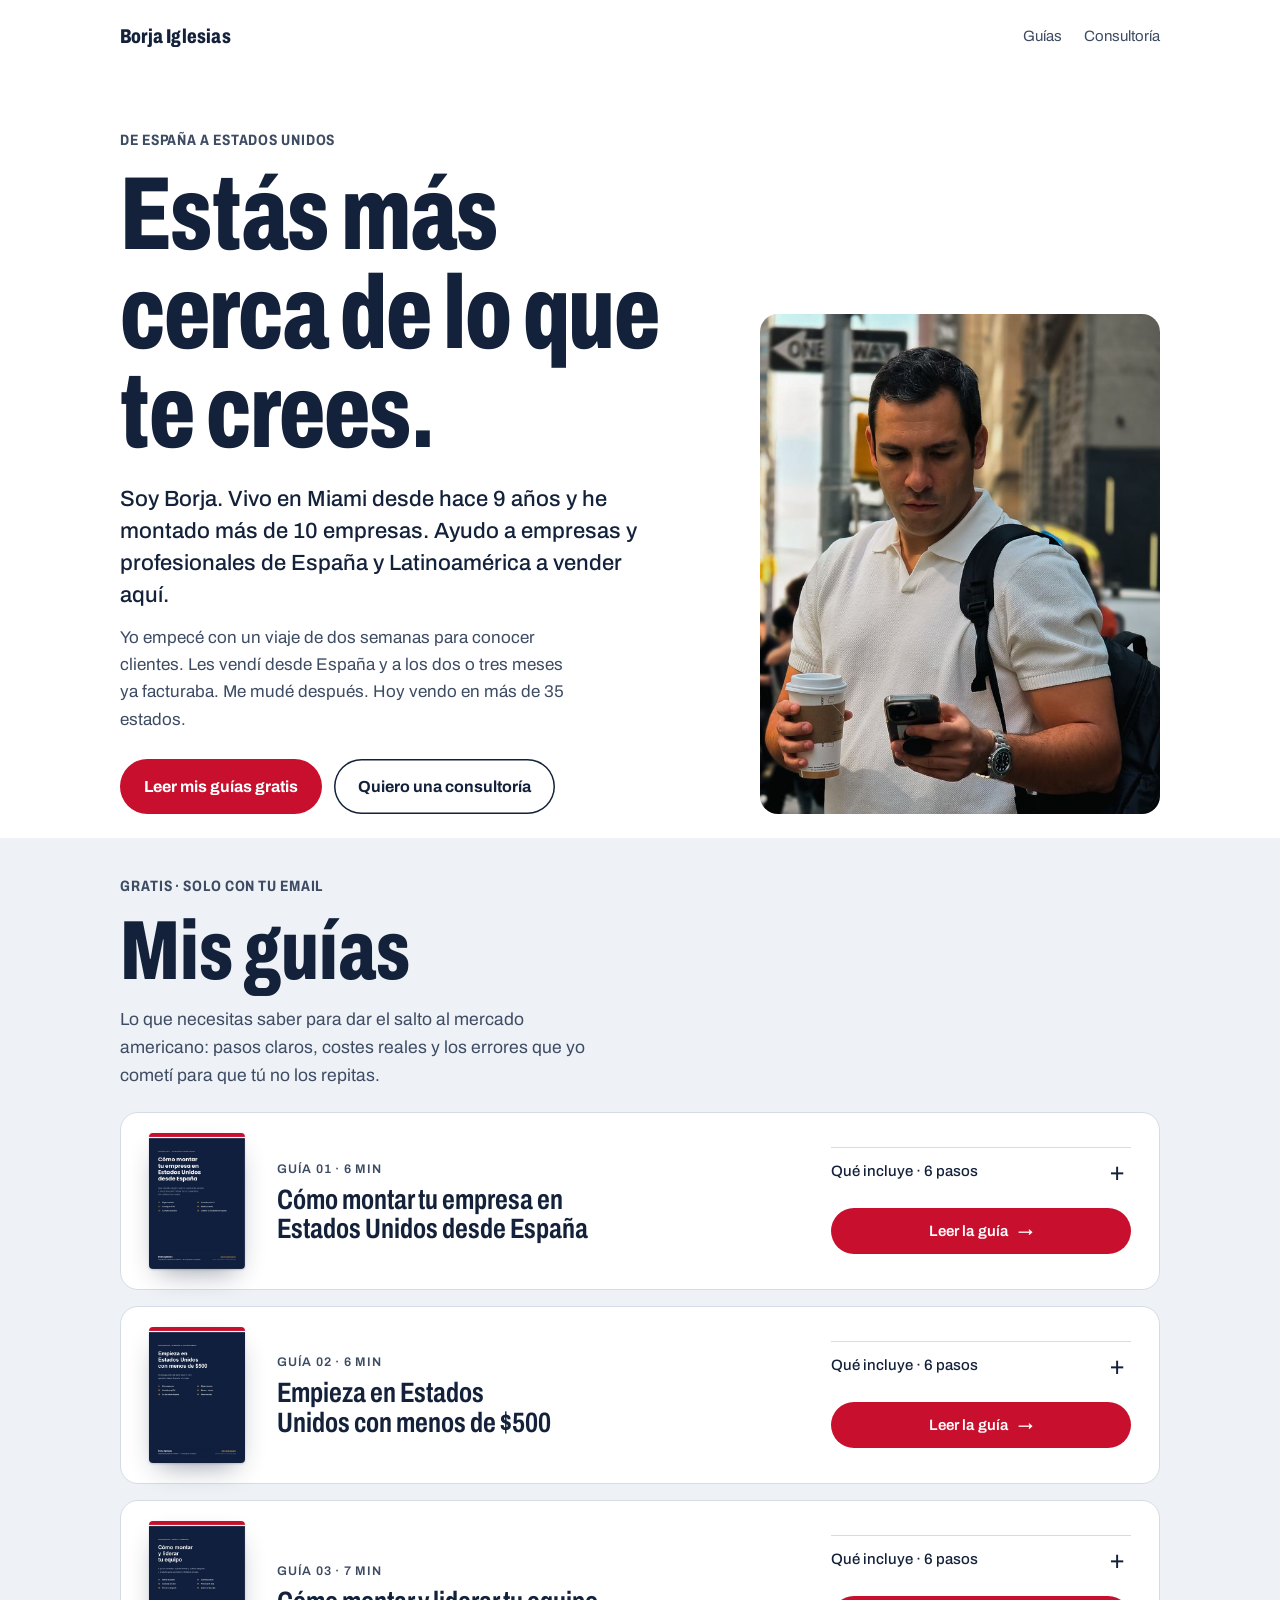
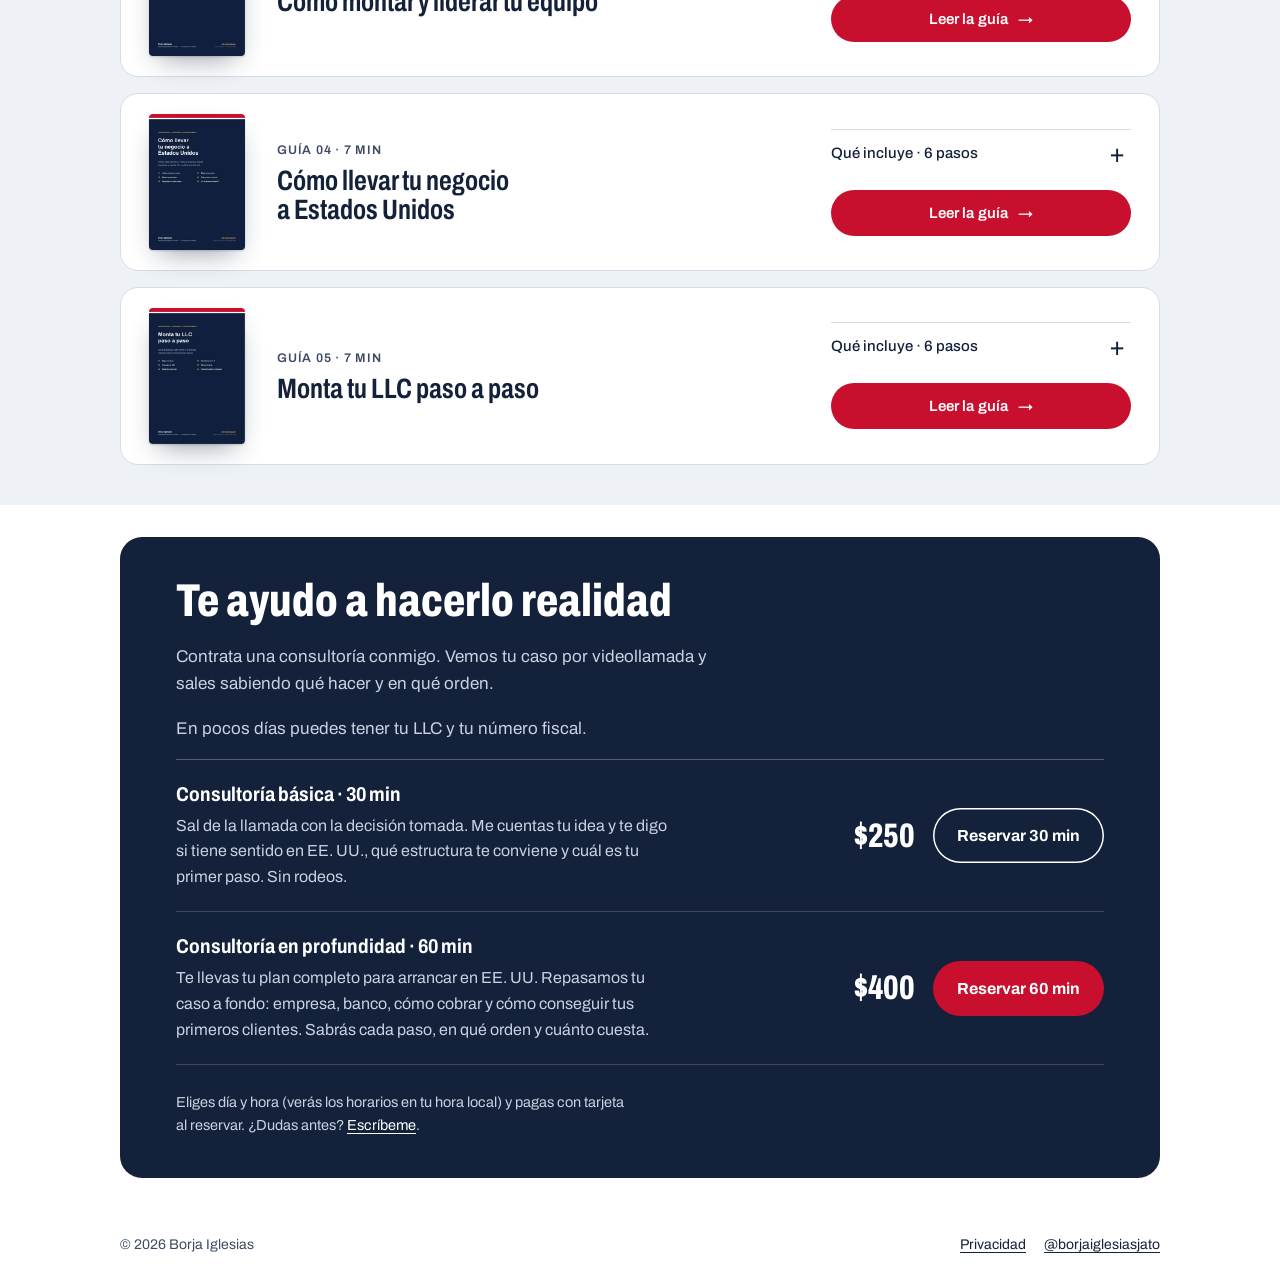
<file: index.html>
<!doctype html>
<html lang="es">
<head>
<meta charset="utf-8">
<meta name="viewport" content="width=device-width,initial-scale=1">
<title>Borja Iglesias · Te ayudo a vender en Estados Unidos</title>
<meta name="description" content="Vivo en Miami desde hace 9 años y he montado más de 10 empresas. Te ayudo a vender en Estados Unidos desde España o Latinoamérica.">
<link rel="canonical" href="https://borjaiglesiasjato.com/">
<meta property="og:type" content="website">
<meta property="og:locale" content="es_ES">
<meta property="og:site_name" content="Borja Iglesias">
<meta property="og:url" content="https://borjaiglesiasjato.com/">
<meta property="og:title" content="Borja Iglesias · Estás más cerca de lo que te crees">
<meta property="og:description" content="Mis guías gratuitas y consultorías 1 a 1 para llevar tu negocio a Estados Unidos.">
<meta property="og:image" content="https://borjaiglesiasjato.com/img/og-home.jpg">
<meta property="og:image:width" content="1200">
<meta property="og:image:height" content="630">
<meta property="og:image:alt" content="Borja Iglesias, empresario español en Estados Unidos">
<meta name="twitter:card" content="summary_large_image">
<meta name="theme-color" content="#13213a">
<link rel="icon" href="/favicon.svg" type="image/svg+xml">
<link rel="icon" href="/favicon-32.png" sizes="32x32" type="image/png">
<link rel="apple-touch-icon" href="/apple-touch-icon.png">
<link rel="preload" href="/fonts/archivo.woff" as="font" type="font/woff" crossorigin>
<link rel="stylesheet" href="/styles.css?v=20261028d">
</head>
<body>
<header class="wrap top">
  <a class="brand" href="/">Borja Iglesias</a>
  <nav><a href="#guias">Guías</a><a href="#sesion">Consultoría</a></nav>
</header>

<main>
  <div class="wrap hero">
    <div class="hero-text">
      <p class="kicker">De España a Estados Unidos</p>
      <h1>Estás más cerca de lo que te crees.</h1>
      <p class="lede">Soy Borja. Vivo en Miami desde hace 9 años y he montado más de 10 empresas. Ayudo a empresas y profesionales de España y Latinoamérica a vender aquí.</p>
      <p class="origin">Yo empecé con un viaje de dos semanas para conocer clientes. Les vendí desde España y a los dos o tres meses ya facturaba. Me mudé después. Hoy vendo en más de 35 estados.</p>
      <div class="actions">
        <a class="btn" href="#guias">Leer mis guías gratis</a>
        <a class="btn ghost" href="#sesion">Quiero una consultoría</a>
      </div>
    </div>
    <img class="portrait" src="/img/borja-640.jpg" srcset="/img/borja-640.jpg 640w, /img/borja-1000.jpg 1000w" sizes="(max-width: 820px) 100vw, 420px" width="640" height="800" alt="Borja Iglesias en la calle, con un café y el móvil">
  </div>

  <section id="guias" class="guides-sec">
    <div class="wrap">
      <p class="kicker">Gratis · solo con tu email</p>
      <h2>Mis guías</h2>
      <p class="intro">Lo que necesitas saber para dar el salto al mercado americano: pasos claros, costes reales y los errores que yo cometí para que tú no los repitas.</p>
      <ul class="guides">
        <li>
          <a class="g-cover-link" href="/guia-estados-llc" tabindex="-1" aria-hidden="true"><img class="g-cover" src="/img/portada-guia-estados-llc.jpg" width="640" height="905" alt="" loading="lazy"></a>
          <a class="g-head" href="/guia-estados-llc">
            <span class="g-meta">Guía 01 · 6 min</span>
            <h3>Cómo montar tu empresa en Estados Unidos desde España</h3>
          </a>
          <div class="g-more">
            <details class="g-toggle">
              <summary>Qué incluye · 6 pasos</summary>
              <ol class="g-steps">
                <li>Elige el estado</li><li>Constituye la LLC</li><li>Consigue el EIN</li>
                <li>Abre la cuenta</li><li>Cumple cada año</li><li>Ordena tu fiscalidad en España</li>
              </ol>
            </details>
            <a class="btn" href="/guia-estados-llc">Leer la guía <span aria-hidden="true">→</span></a>
          </div>
        </li>
        <li>
          <a class="g-cover-link" href="/guia-llc-menos-500" tabindex="-1" aria-hidden="true"><img class="g-cover" src="/img/portada-guia-llc-menos-500.jpg" width="640" height="905" alt="" loading="lazy"></a>
          <a class="g-head" href="/guia-llc-menos-500">
            <span class="g-meta">Guía 02 · 6 min</span>
            <h3>Empieza en Estados Unidos con menos de $500</h3>
          </a>
          <div class="g-more">
            <details class="g-toggle">
              <summary>Qué incluye · 6 pasos</summary>
              <ol class="g-steps">
                <li>El presupuesto, partida a partida</li><li>Elige el estado</li><li>Constituye la LLC y saca el EIN</li>
                <li>Banco y cobros</li><li>Lo que viene después</li><li>Abre mercado poco a poco</li>
              </ol>
            </details>
            <a class="btn" href="/guia-llc-menos-500">Leer la guía <span aria-hidden="true">→</span></a>
          </div>
        </li>
        <li>
          <a class="g-cover-link" href="/guia-montar-liderar-equipo" tabindex="-1" aria-hidden="true"><img class="g-cover" src="/img/portada-guia-montar-liderar-equipo.jpg" width="640" height="905" alt="" loading="lazy"></a>
          <a class="g-head" href="/guia-montar-liderar-equipo">
            <span class="g-meta">Guía 03 · 7 min</span>
            <h3>Cómo montar y liderar tu equipo</h3>
          </a>
          <div class="g-more">
            <details class="g-toggle">
              <summary>Qué incluye · 6 pasos</summary>
              <ol class="g-steps">
                <li>Define el puesto</li><li>Contrata actitud</li><li>Contratar en Estados Unidos</li>
                <li>Los primeros 90 días</li><li>Formar o despedir</li><li>Liderar el día a día</li>
              </ol>
            </details>
            <a class="btn" href="/guia-montar-liderar-equipo">Leer la guía <span aria-hidden="true">→</span></a>
          </div>
        </li>
        <li>
          <a class="g-cover-link" href="/guia-llevar-negocio-usa" tabindex="-1" aria-hidden="true"><img class="g-cover" src="/img/portada-guia-llevar-negocio-usa.jpg" width="640" height="905" alt="" loading="lazy"></a>
          <a class="g-head" href="/guia-llevar-negocio-usa">
            <span class="g-meta">Guía 04 · 7 min</span>
            <h3>Cómo llevar tu negocio a Estados Unidos</h3>
          </a>
          <div class="g-more">
            <details class="g-toggle">
              <summary>Qué incluye · 6 pasos</summary>
              <ol class="g-steps">
                <li>Valida antes de montar</li><li>Elige cómo entrar</li><li>Monta la estructura</li>
                <li>Cobra como un local</li><li>Impuestos en dos países</li><li>¿Y si quieres mudarte?</li>
              </ol>
            </details>
            <a class="btn" href="/guia-llevar-negocio-usa">Leer la guía <span aria-hidden="true">→</span></a>
          </div>
        </li>
        <li>
          <a class="g-cover-link" href="/guia-montar-llc" tabindex="-1" aria-hidden="true"><img class="g-cover" src="/img/portada-guia-montar-llc.jpg" width="640" height="905" alt="" loading="lazy"></a>
          <a class="g-head" href="/guia-montar-llc">
            <span class="g-meta">Guía 05 · 7 min</span>
            <h3>Monta tu LLC paso a paso</h3>
          </a>
          <div class="g-more">
            <details class="g-toggle">
              <summary>Qué incluye · 6 pasos</summary>
              <ol class="g-steps">
                <li>Elige el estado y el agente</li><li>Constituye la LLC</li><li>Consigue el EIN</li>
                <li>Abre la cuenta y cobra</li><li>Mantenla viva cada año</li><li>Ordena tu parte en España</li>
              </ol>
            </details>
            <a class="btn" href="/guia-montar-llc">Leer la guía <span aria-hidden="true">→</span></a>
          </div>
        </li>
      </ul>
    </div>
  </section>

  <section id="sesion">
    <div class="wrap">
      <div class="session">
        <h2>Te ayudo a hacerlo realidad</h2>
        <p>Contrata una consultoría conmigo. Vemos tu caso por videollamada y sales sabiendo qué hacer y en qué orden.</p>
        <p>En pocos días puedes tener tu LLC y tu número fiscal.</p>
        <ul class="plans">
          <li>
            <div><h3>Consultoría básica · 30 min</h3>
            <p>Sal de la llamada con la decisión tomada. Me cuentas tu idea y te digo si tiene sentido en EE. UU., qué estructura te conviene y cuál es tu primer paso. Sin rodeos.</p></div>
            <div class="buy"><b class="price">$250</b>
            <a class="btn ghost" data-book="30" href="https://cal.com/borjaiglesiasjato/consultoriabasica">Reservar 30 min</a></div>
          </li>
          <li>
            <div><h3>Consultoría en profundidad · 60 min</h3>
            <p>Te llevas tu plan completo para arrancar en EE. UU. Repasamos tu caso a fondo: empresa, banco, cómo cobrar y cómo conseguir tus primeros clientes. Sabrás cada paso, en qué orden y cuánto cuesta.</p></div>
            <div class="buy"><b class="price">$400</b>
            <a class="btn" data-book="60" href="https://cal.com/borjaiglesiasjato/consultoriaprofunda">Reservar 60 min</a></div>
          </li>
        </ul>
        <p class="fine">Eliges día y hora (verás los horarios en tu hora local) y pagas con tarjeta al reservar. ¿Dudas antes? <a href="https://ig.me/m/borjaiglesiasjato">Escríbeme</a>.</p>
      </div>
    </div>
  </section>
</main>

<footer>
  <div class="wrap"><span>© 2026 Borja Iglesias</span><span class="foot-links"><a href="/privacidad">Privacidad</a><a href="https://www.instagram.com/borjaiglesiasjato/">@borjaiglesiasjato</a></span></div>
</footer>
<script>
/* Ajusta la portada de cada guía al alto del título (solo móvil/tablet) */
(function(){var mq=matchMedia('(max-width:820px)');
function fit(){document.querySelectorAll('.guides > li').forEach(function(li){
  var h=li.querySelector('.g-head');if(!h)return;
  if(!mq.matches){li.style.removeProperty('--cov');return}
  li.style.setProperty('--cov','76px');
  for(var i=0;i<3;i++){var w=Math.min(innerWidth<480?92:120,Math.round(h.offsetHeight*640/905));li.style.setProperty('--cov',w+'px')}
})}
fit();addEventListener('resize',fit);if(document.fonts)document.fonts.ready.then(fit);})();
</script>
</body>
</html>
</file>
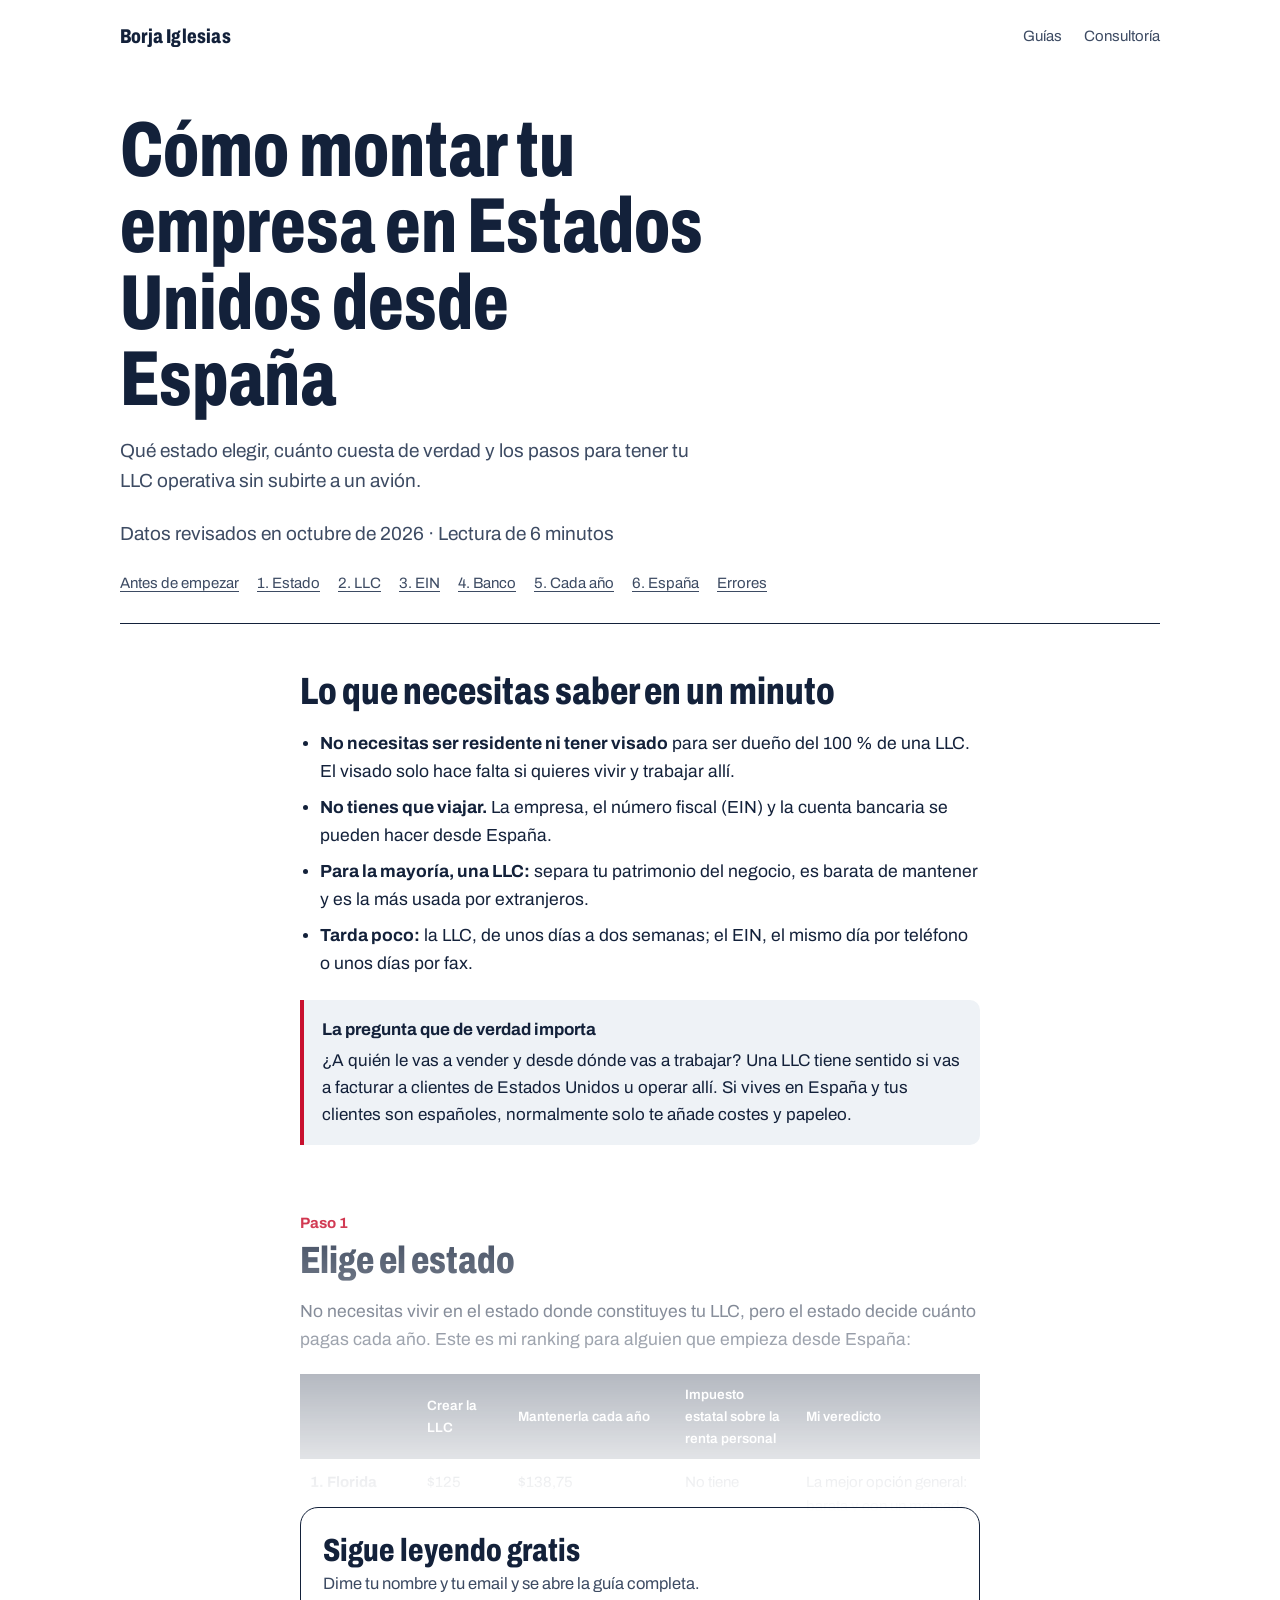
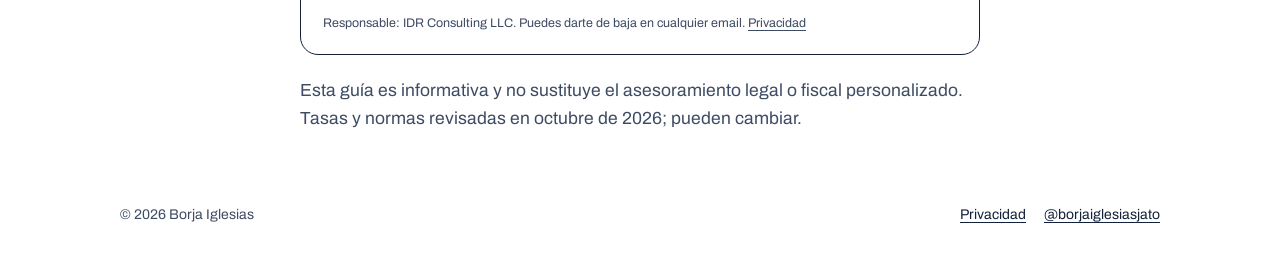
<file: guia-estados-llc.html>
<!doctype html>
<html lang="es">
<head>
<meta charset="utf-8">
<meta name="viewport" content="width=device-width,initial-scale=1">
<title>Cómo montar tu empresa en Estados Unidos desde España · Borja Iglesias</title>
<meta name="description" content="Qué estado elegir, cuánto cuesta de verdad y los pasos para tener tu LLC operativa sin subirte a un avión.">
<meta property="og:title" content="Cómo montar tu empresa en Estados Unidos desde España">
<meta property="og:description" content="Mi guía gratuita, con datos revisados en octubre de 2026.">
<link rel="canonical" href="https://borjaiglesiasjato.com/guia-estados-llc">
<meta property="og:type" content="article">
<meta property="og:locale" content="es_ES">
<meta property="og:site_name" content="Borja Iglesias">
<meta property="og:url" content="https://borjaiglesiasjato.com/guia-estados-llc">
<meta property="og:image" content="https://borjaiglesiasjato.com/img/og-guia-estados-llc.jpg">
<meta property="og:image:width" content="1200">
<meta property="og:image:height" content="630">
<meta property="og:image:alt" content="Guía gratuita: cómo montar tu empresa en Estados Unidos desde España">
<meta name="twitter:card" content="summary_large_image">
<meta name="theme-color" content="#13213a">
<link rel="icon" href="/favicon.svg" type="image/svg+xml">
<link rel="icon" href="/favicon-32.png" sizes="32x32" type="image/png">
<link rel="apple-touch-icon" href="/apple-touch-icon.png">
<link rel="preload" href="/fonts/archivo.woff" as="font" type="font/woff" crossorigin>
<link rel="stylesheet" href="/styles.css?v=20261028d">
<script>(function(){var k='bi_guias',ok=false;try{if(/[?&]acceso=1/.test(location.search))localStorage.setItem(k,'1');ok=localStorage.getItem(k)==='1'}catch(e){}if(!ok)document.documentElement.classList.add('gated')})();</script>
</head>
<body data-guia="estados-llc">
<header class="wrap top">
  <a class="brand" href="/">Borja Iglesias</a>
  <nav><a href="/#guias">Guías</a><a href="/#sesion">Consultoría</a></nav>
</header>

<main class="wrap">
  <div class="guide-head">
    <h1>Cómo montar tu empresa en Estados Unidos desde España</h1>
    <p>Qué estado elegir, cuánto cuesta de verdad y los pasos para tener tu LLC operativa sin subirte a un avión.</p>
    <p class="small">Datos revisados en octubre de 2026 · Lectura de 6 minutos</p>
    <nav class="toc" aria-label="Contenido">
      <a href="#antes">Antes de empezar</a><a href="#estado">1. Estado</a><a href="#llc">2. LLC</a><a href="#ein">3. EIN</a>
      <a href="#banco">4. Banco</a><a href="#anual">5. Cada año</a><a href="#espana">6. España</a><a href="#errores">Errores</a>
    </nav>
  </div>

  <article class="guide">
    <section id="antes">
      <h2>Lo que necesitas saber en un minuto</h2>
      <ul>
        <li><b>No necesitas ser residente ni tener visado</b> para ser dueño del 100 % de una LLC. El visado solo hace falta si quieres vivir y trabajar allí.</li>
        <li><b>No tienes que viajar.</b> La empresa, el número fiscal (EIN) y la cuenta bancaria se pueden hacer desde España.</li>
        <li><b>Para la mayoría, una LLC:</b> separa tu patrimonio del negocio, es barata de mantener y es la más usada por extranjeros.</li>
        <li><b>Tarda poco:</b> la LLC, de unos días a dos semanas; el EIN, el mismo día por teléfono o unos días por fax.</li>
      </ul>
      <div class="note"><b>La pregunta que de verdad importa</b>¿A quién le vas a vender y desde dónde vas a trabajar? Una LLC tiene sentido si vas a facturar a clientes de Estados Unidos u operar allí. Si vives en España y tus clientes son españoles, normalmente solo te añade costes y papeleo.</div>
    </section>


    <div id="resto" class="locked">


    <section id="estado">
      <span class="step">Paso 1</span>
      <h2>Elige el estado</h2>
      <p>No necesitas vivir en el estado donde constituyes tu LLC, pero el estado decide cuánto pagas cada año. Este es mi ranking para alguien que empieza desde España:</p>
      <div class="tbl"><table>
        <thead><tr><th></th><th>Crear la LLC</th><th>Mantenerla cada año</th><th>Impuesto estatal sobre la renta personal</th><th>Mi veredicto</th></tr></thead>
        <tbody>
          <tr><td>1. Florida</td><td>$125</td><td>$138,75</td><td>No tiene</td><td>La mejor opción general: barata y con un mercado hispano enorme.</td></tr>
          <tr><td>2. Texas</td><td>$300</td><td>Informe sin tasa; el franchise tax solo se paga por encima de 2,65 M$ de ingresos</td><td>No tiene</td><td>Excelente si vas a facturar mucho o tu mercado está allí.</td></tr>
          <tr><td>3. Nueva York</td><td>$200 + anuncio en prensa</td><td>$9 cada dos años</td><td>Sí, y en la ciudad hay impuesto municipal</td><td>Mercado potentísimo, pero caro: la publicación en Manhattan puede superar los $1.500.</td></tr>
          <tr><td>4. California</td><td>$70</td><td>$800 mínimo aunque no factures, más una tasa desde $250.000 de ingresos</td><td>Sí, hasta el 13,3 %</td><td>Solo si tu negocio está allí.</td></tr>
          <tr><td>5. Delaware</td><td>$110</td><td>$300</td><td>Solo si tienes ingresos de fuente en Delaware</td><td>Útil para startups que buscan inversores. Para la mayoría, no compensa.</td></tr>
        </tbody>
      </table></div>
      <p class="small">Tasas estatales oficiales. No incluyen el agente registrado (paso 2).</p>
      <div class="note"><b>Ojo con operar en otro estado</b>Si constituyes en un estado pero tienes oficina, empleados o almacén en otro, tendrás que registrarla también allí y pagar en los dos. Regla práctica: constituye donde vayas a operar. Si eres 100 % digital, Florida suele ser la mejor opción.</div>
    </section>

    <div class="mid-cta">
      <p>¿No tienes claro qué estado te conviene?</p>
      <a class="btn" href="/#sesion">Lo vemos en una consultoría <span aria-hidden="true">→</span></a>
    </div>

    <section id="llc">
      <span class="step">Paso 2</span>
      <h2>Constituye tu LLC</h2>
      <ul>
        <li><b>Un nombre disponible.</b> Compruébalo en el buscador del estado y añade “LLC” al final.</li>
        <li><b>Un agente registrado.</b> Obligatorio: alguien con dirección física en el estado que recibe las notificaciones oficiales. Suele costar entre $50 y $300 al año.</li>
        <li><b>Los Articles of Organization.</b> El formulario de constitución que presentas al estado.</li>
        <li><b>Un Operating Agreement.</b> El contrato interno de la LLC. No siempre es obligatorio, pero los bancos lo piden. Hazlo aunque seas socio único.</li>
      </ul>
      <div class="note"><b>Consejo</b>Pon como dirección de la LLC la del agente registrado o una comercial, nunca tu domicilio personal: los datos de constitución son públicos.</div>
    </section>

    <section id="ein">
      <span class="step">Paso 3</span>
      <h2>Consigue tu EIN</h2>
      <p>Es el número fiscal de tu empresa. Lo necesitas para el banco, para cobrar y para presentar impuestos. <b>Es gratis</b> y lo pides directamente al IRS.</p>
      <ul>
        <li><b>Por teléfono:</b> +1 267 941 1099, con el formulario SS-4 rellenado. Te lo asignan en la llamada.</li>
        <li><b>Por fax:</b> envías el SS-4 escribiendo “Foreign” en la casilla del SSN. Unos 4 o 5 días hábiles.</li>
        <li><b>Por correo:</b> de 4 a 6 semanas.</li>
      </ul>
      <p class="small">La solicitud online del IRS no sirve si no tienes SSN o ITIN. Primero constituye la LLC.</p>
    </section>

    <section id="banco">
      <span class="step">Paso 4</span>
      <h2>Abre la cuenta bancaria</h2>
      <ul>
        <li><b>Bancos digitales como Mercury, Relay o Wise Business:</b> suelen aceptar a fundadores no residentes y se abren online con los documentos de la LLC, el EIN y tu pasaporte.</li>
        <li><b>Bancos tradicionales:</b> normalmente piden ir a una oficina. Útiles cuando ya operas allí.</li>
        <li><b>Para cobrar:</b> Stripe o PayPal conectados a la cuenta de la LLC.</li>
      </ul>
      <div class="note"><b>Regla de oro</b>Nunca mezcles tu dinero personal con el de la LLC. La protección de tu patrimonio depende de que la empresa funcione como algo separado.</div>
    </section>

    <section id="anual">
      <span class="step">Paso 5</span>
      <h2>Cumple cada año</h2>
      <p>Tener la LLC parada no te libra de esto:</p>
      <div class="tbl"><table>
        <thead><tr><th>Obligación</th><th>Cuándo</th><th>Si no lo haces</th></tr></thead>
        <tbody>
          <tr><td>Informe anual del estado</td><td>Florida: del 1 de enero al 1 de mayo</td><td>Recargo de $400 y, si sigues sin presentarlo, el estado disuelve tu LLC</td></tr>
          <tr><td>Agente registrado</td><td>Cada año</td><td>Dejas de recibir notificaciones oficiales</td></tr>
          <tr><td>Formulario 5472 + 1120 pro forma</td><td>15 de abril (prorrogable al 15 de octubre)</td><td><b>Multa de $25.000</b> por formulario y año, aunque no hayas facturado</td></tr>
          <tr><td>Registro de titulares (BOI)</td><td>Hoy las LLC creadas en EE. UU. están exentas</td><td>Revísalo cada año: ha cambiado varias veces desde 2024</td></tr>
        </tbody>
      </table></div>
      <div class="note warn"><b>El error que más caro sale</b>El formulario 5472. Si eres extranjero y único socio, hay que presentarlo cada año aunque la LLC no haya ganado nada. Un contable que conozca las LLC de no residentes es la mejor inversión del primer año.</div>
    </section>

    <section id="espana">
      <span class="step">Paso 6</span>
      <h2>Ordena tu fiscalidad en España</h2>
      <ul>
        <li><b>Tributas donde eres residente fiscal.</b> Si vives en España, declaras aquí lo que ganas en el mundo, también lo de tu LLC.</li>
        <li><b>Una LLC de un solo socio no es como una SL.</b> En EE. UU. es transparente y su beneficio se atribuye al dueño. Si vives en España, lo normal es que acabe en tu IRPF aunque no te lo repartas. Confírmalo con tu asesor antes de facturar.</li>
        <li><b>Facturar a clientes españoles con una LLC</b> viviendo en España no te ahorra impuestos: duplicas costes y papeleo.</li>
        <li><b>Modelo 720:</b> si tus cuentas en el extranjero superan los 50.000 €, hay que declararlo.</li>
        <li><b>Hay convenio entre España y EE. UU.</b> para no pagar dos veces por lo mismo, pero hay que aplicarlo bien.</li>
      </ul>
    </section>

    <section id="errores">
      <h2>Los 5 errores más comunes</h2>
      <ol>
        <li><b>Elegir estado por fama y no por tu negocio.</b> Si operas en otro estado acabarás pagando dos veces.</li>
        <li><b>Abrir la LLC antes de tener a quién venderle.</b> Sin clientes solo tienes un coste fijo.</li>
        <li><b>Olvidarse del formulario 5472.</b> $25.000 de multa por un formulario informativo.</li>
        <li><b>Mezclar dinero personal y de empresa.</b> Pierdes la protección de la LLC.</li>
        <li><b>Pensar que la LLC te libra de Hacienda en España.</b> Si vives aquí, tributas aquí.</li>
      </ol>
      <h2 style="margin-top:34px">Tu checklist</h2>
      <ul class="checklist">
        <li>Tengo claro a quién voy a vender y desde dónde voy a trabajar</li>
        <li>He elegido estado</li>
        <li>He contratado agente registrado</li>
        <li>He presentado los Articles of Organization</li>
        <li>He firmado el Operating Agreement</li>
        <li>Tengo el EIN</li>
        <li>He abierto la cuenta de empresa</li>
        <li>He apuntado el informe anual y el formulario 5472</li>
        <li>He hablado con un asesor fiscal en España</li>
      </ul>
    </section>

    <div class="session end-cta">
      <h2>Cada caso es distinto</h2>
      <p>Tu sector, dónde vives y a quién vendes cambian qué pasos dar y en qué orden. Contrata una consultoría conmigo: vemos tu caso juntos y te digo por dónde empezaría yo.</p>
      <div class="actions">
        <a class="btn" href="/#sesion">Quiero una consultoría</a>
        <a class="btn ghost" href="/guias/guia-montar-empresa-usa-desde-espana.pdf" download>Descargar en PDF</a>
      </div>
    </div>
    </div>

    <div id="gate" class="gate">
      <h2>Sigue leyendo gratis</h2>
      <p>Dime tu nombre y tu email y se abre la guía completa.</p>
      <div class="gate-form">
        <script src="https://www.thisisbeenthere.com/forms/2149766961/embed.js"></script>
      </div>
      <p class="gate-legal">Responsable: IDR Consulting LLC. Puedes darte de baja en cualquier email. <a href="/privacidad">Privacidad</a></p>
    </div>

    <p class="small" style="margin-top:22px">Esta guía es informativa y no sustituye el asesoramiento legal o fiscal personalizado. Tasas y normas revisadas en octubre de 2026; pueden cambiar.</p>
  </article>
</main>

<footer>
  <div class="wrap"><span>© 2026 Borja Iglesias</span><span class="foot-links"><a href="/privacidad">Privacidad</a><a href="https://www.instagram.com/borjaiglesiasjato/">@borjaiglesiasjato</a></span></div>
</footer>
<script src="/gate.js?v=4"></script>
</body>
</html>
</file>
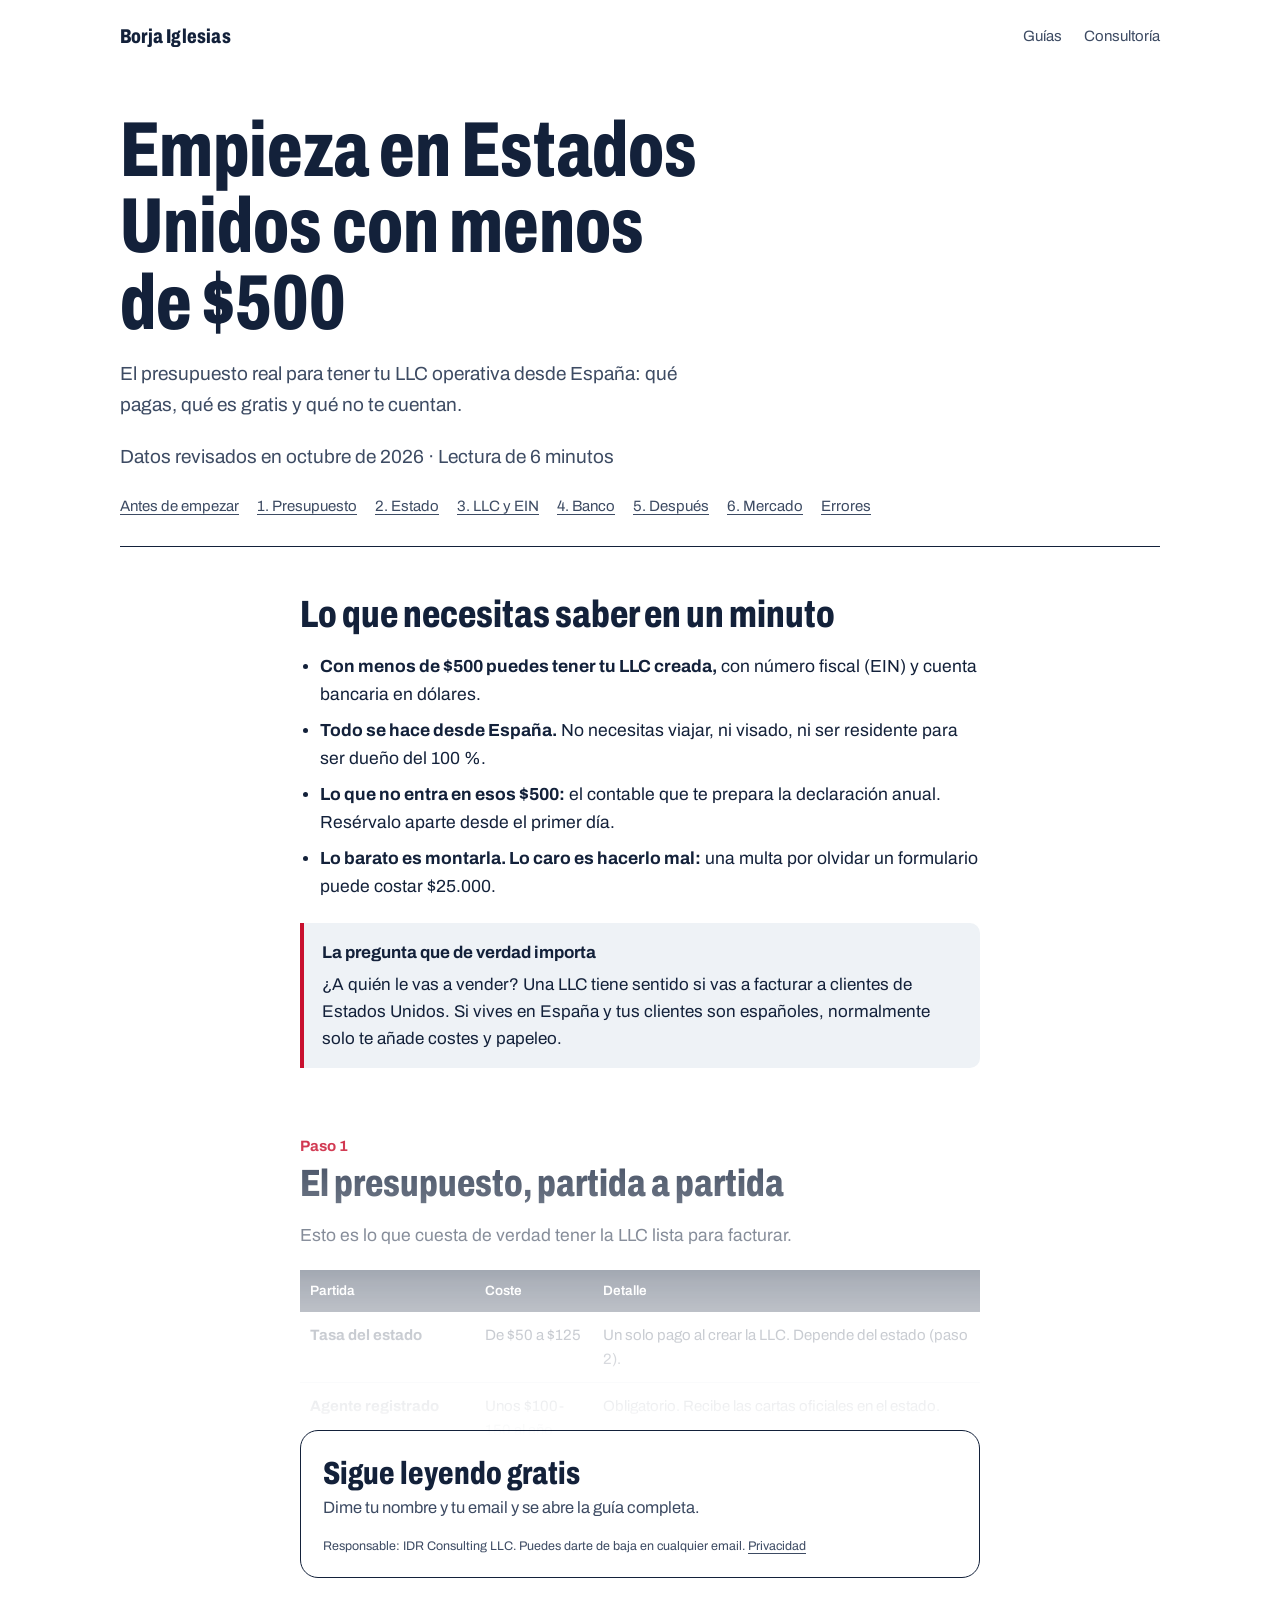
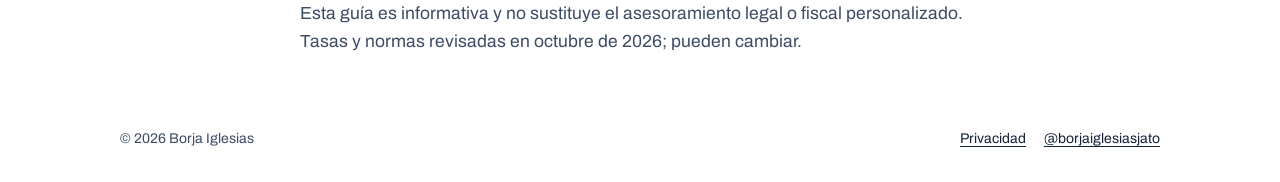
<file: guia-llc-menos-500.html>
<!doctype html>
<html lang="es">
<head>
<meta charset="utf-8">
<meta name="viewport" content="width=device-width,initial-scale=1">
<title>Empieza en Estados Unidos con menos de $500 · Borja Iglesias</title>
<meta name="description" content="El presupuesto real para tener tu LLC operativa desde España: qué pagas, qué es gratis y qué no te cuentan.">
<meta property="og:title" content="Empieza en Estados Unidos con menos de $500">
<meta property="og:description" content="Mi guía gratuita, con datos revisados en octubre de 2026.">
<link rel="canonical" href="https://borjaiglesiasjato.com/guia-llc-menos-500">
<meta property="og:type" content="article">
<meta property="og:locale" content="es_ES">
<meta property="og:site_name" content="Borja Iglesias">
<meta property="og:url" content="https://borjaiglesiasjato.com/guia-llc-menos-500">
<meta property="og:image" content="https://borjaiglesiasjato.com/img/og-guia-llc-menos-500.jpg">
<meta property="og:image:width" content="1200">
<meta property="og:image:height" content="630">
<meta property="og:image:alt" content="Guía gratuita: empieza en Estados Unidos con menos de $500">
<meta name="twitter:card" content="summary_large_image">
<meta name="theme-color" content="#13213a">
<link rel="icon" href="/favicon.svg" type="image/svg+xml">
<link rel="icon" href="/favicon-32.png" sizes="32x32" type="image/png">
<link rel="apple-touch-icon" href="/apple-touch-icon.png">
<link rel="preload" href="/fonts/archivo.woff" as="font" type="font/woff" crossorigin>
<link rel="stylesheet" href="/styles.css?v=20261028d">
<script>(function(){var k='bi_guias',ok=false;try{if(/[?&]acceso=1/.test(location.search))localStorage.setItem(k,'1');ok=localStorage.getItem(k)==='1'}catch(e){}if(!ok)document.documentElement.classList.add('gated')})();</script>
</head>
<body data-guia="llc-menos-500">
<header class="wrap top">
  <a class="brand" href="/">Borja Iglesias</a>
  <nav><a href="/#guias">Guías</a><a href="/#sesion">Consultoría</a></nav>
</header>

<main class="wrap">
  <div class="guide-head">
    <h1>Empieza en Estados Unidos con menos de $500</h1>
    <p>El presupuesto real para tener tu LLC operativa desde España: qué pagas, qué es gratis y qué no te cuentan.</p>
    <p class="small">Datos revisados en octubre de 2026 · Lectura de 6 minutos</p>
    <nav class="toc" aria-label="Contenido">
      <a href="#antes">Antes de empezar</a><a href="#presupuesto">1. Presupuesto</a><a href="#estado">2. Estado</a><a href="#llc">3. LLC y EIN</a>
      <a href="#banco">4. Banco</a><a href="#despues">5. Después</a><a href="#mercado">6. Mercado</a><a href="#errores">Errores</a>
    </nav>
  </div>

  <article class="guide">
    <section id="antes">
      <h2>Lo que necesitas saber en un minuto</h2>
      <ul>
        <li><b>Con menos de $500 puedes tener tu LLC creada,</b> con número fiscal (EIN) y cuenta bancaria en dólares.</li>
        <li><b>Todo se hace desde España.</b> No necesitas viajar, ni visado, ni ser residente para ser dueño del 100 %.</li>
        <li><b>Lo que no entra en esos $500:</b> el contable que te prepara la declaración anual. Resérvalo aparte desde el primer día.</li>
        <li><b>Lo barato es montarla. Lo caro es hacerlo mal:</b> una multa por olvidar un formulario puede costar $25.000.</li>
      </ul>
      <div class="note"><b>La pregunta que de verdad importa</b>¿A quién le vas a vender? Una LLC tiene sentido si vas a facturar a clientes de Estados Unidos. Si vives en España y tus clientes son españoles, normalmente solo te añade costes y papeleo.</div>
    </section>


    <div id="resto" class="locked">


    <section id="presupuesto">
      <span class="step">Paso 1</span>
      <h2>El presupuesto, partida a partida</h2>
      <p>Esto es lo que cuesta de verdad tener la LLC lista para facturar.</p>
      <div class="tbl"><table>
        <thead><tr><th>Partida</th><th>Coste</th><th>Detalle</th></tr></thead>
        <tbody>
          <tr><td>Tasa del estado</td><td>De $50 a $125</td><td>Un solo pago al crear la LLC. Depende del estado (paso 2).</td></tr>
          <tr><td>Agente registrado</td><td>Unos $100-150 al año</td><td>Obligatorio. Recibe las cartas oficiales en el estado.</td></tr>
          <tr><td>EIN (número fiscal)</td><td>$0</td><td>Gratis en el IRS. No pagues a nadie solo por pedirlo.</td></tr>
          <tr><td>Operating Agreement</td><td>$0</td><td>Puedes partir de una plantilla y adaptarla a tu caso.</td></tr>
          <tr><td>Cuenta bancaria</td><td>$0 a $31</td><td>Mercury no cobra cuotas. Wise Business cobra $31 una vez por los datos de cuenta en USD.</td></tr>
          <tr><td><b>Total aproximado</b></td><td><b>$150 a $310</b></td><td>Te sobra margen para dominio, web sencilla o tus primeras herramientas.</td></tr>
        </tbody>
      </table></div>
      <div class="note warn"><b>Ojo con los “paquetes” de constitución</b>Muchos servicios venden packs de $300 a $1.000 o más. Mira qué incluyen: a veces cobran por cosas que son gratis (como el EIN) o que puedes hacer tú en una tarde.</div>
    </section>

    <section id="estado">
      <span class="step">Paso 2</span>
      <h2>Elige el estado con cabeza</h2>
      <p>No necesitas vivir en el estado donde constituyes tu LLC. La tasa de unos $50 es la de Nuevo México, pero lo más barato no siempre es lo mejor.</p>
      <div class="tbl"><table>
        <thead><tr><th>Estado</th><th>Crear la LLC</th><th>Cada año (estado)</th><th>Para quién</th></tr></thead>
        <tbody>
          <tr><td>Florida</td><td>$125</td><td>$138,75 (informe anual)</td><td>La mejor opción general y la que uso yo. Mercado hispano enorme.</td></tr>
          <tr><td>Wyoming</td><td>$100</td><td>Desde $60</td><td>Negocios 100 % digitales que buscan poco mantenimiento.</td></tr>
          <tr><td>Nuevo México</td><td>$50</td><td>Sin informe anual</td><td>El más barato para empezar. Solo si eres 100 % digital.</td></tr>
        </tbody>
      </table></div>
      <p class="small">Tasas estatales oficiales revisadas en octubre de 2026. No incluyen el agente registrado.</p>
      <div class="note warn"><b>Ojo si operas en otro estado</b>Si tienes oficina, empleados, almacén o tienda en otro estado, tendrás que registrar la LLC también allí y pagar en los dos. Lo barato sale caro: constituye donde vayas a operar.</div>
      <div class="note"><b>En Florida, no te pases de fecha</b>El informe anual se presenta del 1 de enero al 1 de mayo. Si llegas tarde, pasa de $138,75 a $538,75.</div>
    </section>

    <section id="llc">
      <span class="step">Paso 3</span>
      <h2>Constituye la LLC y saca el EIN</h2>
      <p>Todo online y desde España. Primero la LLC, después el EIN.</p>
      <ol>
        <li><b>Elige un nombre disponible.</b> Compruébalo en el buscador del estado y añade “LLC” al final.</li>
        <li><b>Contrata un agente registrado.</b> Pon su dirección como la de la LLC, no tu domicilio: los datos de constitución son públicos.</li>
        <li><b>Presenta los Articles of Organization.</b> Es el formulario de constitución. Se hace online en la web del estado y suele tardar de unos días a dos semanas.</li>
        <li><b>Firma el Operating Agreement.</b> El contrato interno de la LLC. No siempre es obligatorio, pero los bancos lo piden. Hazlo aunque seas socio único.</li>
        <li><b>Pide el EIN al IRS.</b> Sin SSN no puedes pedirlo online. Por teléfono (+1 267 941 1099, de lunes a viernes de 6:00 a 23:00, hora de la costa este) te lo dan en la llamada. Por fax, unos 4 días hábiles. Es gratis.</li>
      </ol>
    </section>

    <section id="banco">
      <span class="step">Paso 4</span>
      <h2>Cuenta bancaria y cobros</h2>
      <p>Con los documentos de la LLC, el EIN y tu pasaporte puedes abrir cuenta online.</p>
      <ul>
        <li><b>Mercury:</b> banco digital sin cuotas mensuales que acepta LLC de fundadores extranjeros. La aprobación no está garantizada y depende de tu país de residencia.</li>
        <li><b>Wise Business:</b> alta gratis y $31 una vez por los datos de cuenta en USD. Ojo: Wise sí cobra comisiones por convertir divisas y por algunas transferencias.</li>
        <li><b>Para cobrar:</b> Stripe o PayPal conectados a la cuenta de la LLC. No tienen cuota fija, pero cobran comisión por cada venta.</li>
      </ul>
      <div class="note"><b>Regla de oro</b>Nunca mezcles tu dinero personal con el de la LLC. La protección de tu patrimonio depende de que la empresa funcione como algo separado.</div>
    </section>

    <section id="despues">
      <span class="step">Paso 5</span>
      <h2>Lo que viene después</h2>
      <p>Tener la LLC parada no te libra de estas obligaciones.</p>
      <div class="tbl"><table>
        <thead><tr><th>Obligación</th><th>Cuándo</th><th>Si no lo haces</th></tr></thead>
        <tbody>
          <tr><td>Informe anual del estado</td><td>Florida: 1 de enero a 1 de mayo</td><td>Recargo y, si sigue sin presentarse, el estado disuelve la LLC</td></tr>
          <tr><td>Agente registrado</td><td>Cada año</td><td>Dejas de recibir notificaciones oficiales</td></tr>
          <tr><td>Formulario 5472 + 1120 pro forma</td><td>15 de abril (prorrogable al 15 de octubre)</td><td>Multa de $25.000 por formulario y año, aunque no hayas facturado</td></tr>
          <tr><td>Registro de titulares (BOI)</td><td>Hoy las LLC creadas en EE. UU. están exentas</td><td>Revísalo cada año: ha cambiado varias veces desde 2024</td></tr>
        </tbody>
      </table></div>
      <h3>Y en España</h3>
      <ul>
        <li><b>Tributas donde eres residente fiscal.</b> Si vives en España, declaras aquí lo que gana tu LLC.</li>
        <li><b>Una LLC de socio único no es como una SL.</b> Su beneficio se atribuye al dueño: lo normal es que acabe en tu IRPF aunque no te lo repartas. Confírmalo con tu asesor.</li>
        <li><b>No factures a clientes españoles con la LLC</b> si vives en España: no ahorras impuestos y duplicas costes y papeleo.</li>
        <li><b>Modelo 720:</b> si tus cuentas en el extranjero superan los 50.000 €, hay que declararlas.</li>
      </ul>
      <div class="note warn"><b>El gasto que no debes recortar</b>Un contable que conozca las LLC de no residentes. Pide presupuesto antes de constituir: es la mejor inversión del primer año y no entra en los $500.</div>
    </section>

    <section id="mercado">
      <span class="step">Paso 6</span>
      <h2>Abre mercado poco a poco</h2>
      <p>No hace falta mucho dinero. Hace falta empezar y crecer a tu ritmo.</p>
      <div class="note"><b>Cómo lo hice yo</b>Viajé dos semanas a Estados Unidos para conocer a mis primeros clientes. Después les vendí desde España y a los dos o tres meses ya facturaba. Me mudé más tarde, cuando el negocio lo pedía. Hoy vivo en Miami, tengo tienda propia y vendo en más de 35 estados.</div>
      <ul>
        <li><b>Valida antes de gastar:</b> consigue tus primeras conversaciones con clientes antes de pagar nada.</li>
        <li><b>Empieza en digital:</b> web sencilla, videollamadas y cobros online. No necesitas oficina para tus primeras ventas.</li>
        <li><b>Crece a tu ritmo:</b> abre mercado poco a poco y añade estados u oficina cuando la facturación lo justifique.</li>
      </ul>
    </section>

    <section id="errores">
      <h2>Los 5 errores más comunes</h2>
      <ol>
        <li><b>Montar la LLC sin tener a quién vender.</b> Sin clientes, la LLC es solo un coste fijo.</li>
        <li><b>Elegir el estado más barato sin pensar dónde vas a operar.</b> Si operas en otro estado, acabarás pagando en los dos.</li>
        <li><b>Pagar por lo que es gratis.</b> El EIN lo da el IRS sin coste.</li>
        <li><b>Olvidar el formulario 5472.</b> $25.000 de multa por un formulario informativo.</li>
        <li><b>Pensar que la LLC te libra de Hacienda en España.</b> Si vives aquí, tributas aquí.</li>
      </ol>
      <h2 style="margin-top:34px">Tu checklist</h2>
      <ul class="checklist">
        <li>Sé a quién voy a vender en Estados Unidos</li>
        <li>He elegido estado según dónde voy a operar</li>
        <li>He contratado agente registrado</li>
        <li>He presentado los Articles of Organization</li>
        <li>He firmado el Operating Agreement</li>
        <li>Tengo el EIN (gratis, del IRS)</li>
        <li>He abierto la cuenta de empresa</li>
        <li>He apuntado el informe anual y el formulario 5472</li>
        <li>Tengo contable y he hablado con mi asesor en España</li>
      </ul>
    </section>

    <div class="session end-cta">
      <h2>Cada caso es distinto</h2>
      <p>Tu sector, dónde vives y a quién vendes cambian qué pasos dar y en qué orden. Escríbeme por Instagram, cuéntame tu caso y te digo por dónde empezaría yo.</p>
      <div class="actions">
        <a class="btn" href="https://ig.me/m/borjaiglesiasjato">Escríbeme por Instagram</a>
        <a class="btn ghost" href="/guias/llc-menos-500.pdf" download>Descargar en PDF</a>
      </div>
    </div>
    </div>

    <div id="gate" class="gate">
      <h2>Sigue leyendo gratis</h2>
      <p>Dime tu nombre y tu email y se abre la guía completa.</p>
      <div class="gate-form">
        <script src="https://www.thisisbeenthere.com/forms/2149766961/embed.js"></script>
      </div>
      <p class="gate-legal">Responsable: IDR Consulting LLC. Puedes darte de baja en cualquier email. <a href="/privacidad">Privacidad</a></p>
    </div>

    <p class="small" style="margin-top:22px">Esta guía es informativa y no sustituye el asesoramiento legal o fiscal personalizado. Tasas y normas revisadas en octubre de 2026; pueden cambiar.</p>
  </article>
</main>

<footer>
  <div class="wrap"><span>© 2026 Borja Iglesias</span><span class="foot-links"><a href="/privacidad">Privacidad</a><a href="https://www.instagram.com/borjaiglesiasjato/">@borjaiglesiasjato</a></span></div>
</footer>
<script src="/gate.js?v=4"></script>
</body>
</html>
</file>
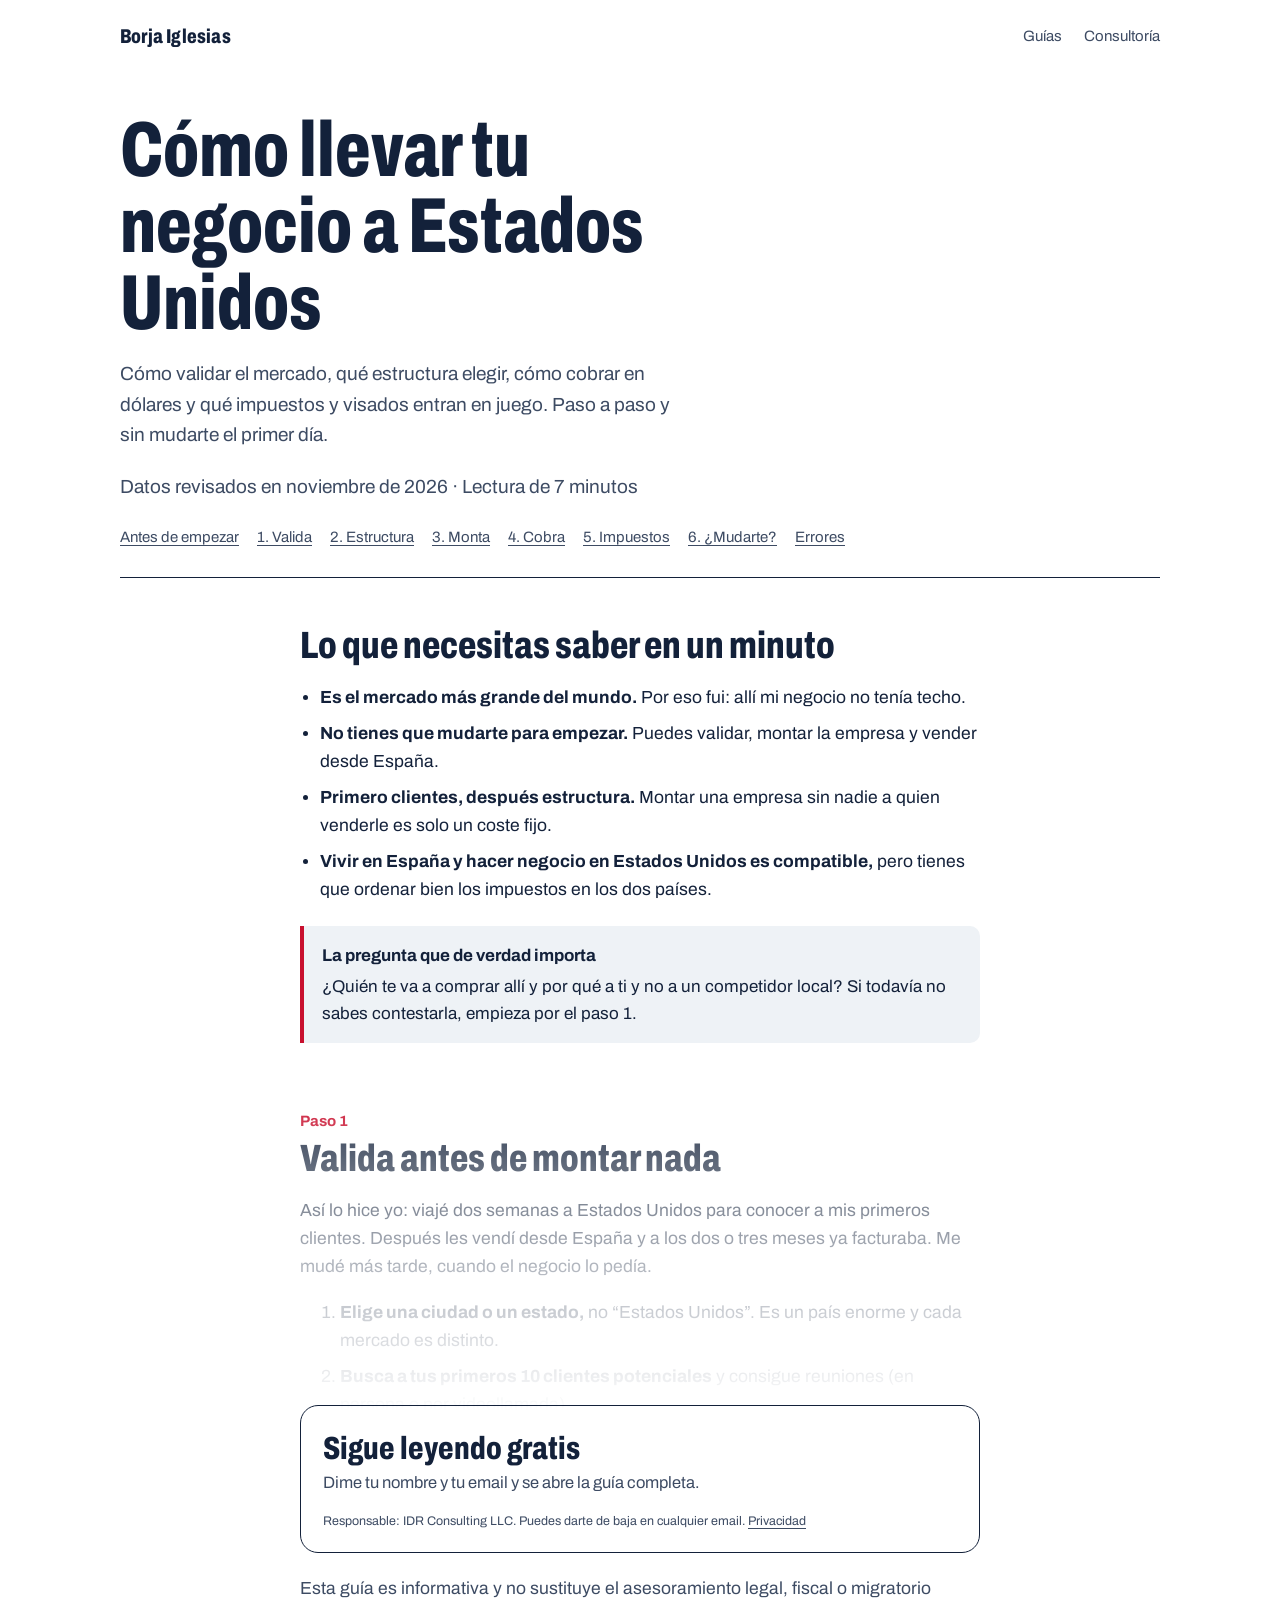
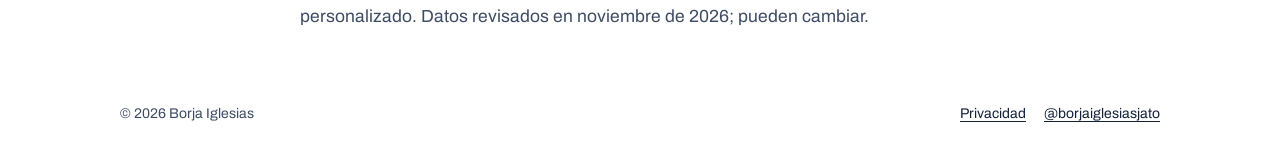
<file: guia-llevar-negocio-usa.html>
<!doctype html>
<html lang="es">
<head>
<meta charset="utf-8">
<meta name="viewport" content="width=device-width,initial-scale=1">
<title>Cómo llevar tu negocio a Estados Unidos · Borja Iglesias</title>
<meta name="description" content="Cómo validar el mercado, qué estructura elegir, cómo cobrar y qué impuestos y visados entran en juego para llevar tu negocio a Estados Unidos desde España.">
<meta property="og:title" content="Cómo llevar tu negocio a Estados Unidos">
<meta property="og:description" content="Mi guía gratuita, con datos revisados en noviembre de 2026.">
<link rel="canonical" href="https://borjaiglesiasjato.com/guia-llevar-negocio-usa">
<meta property="og:type" content="article">
<meta property="og:locale" content="es_ES">
<meta property="og:site_name" content="Borja Iglesias">
<meta property="og:url" content="https://borjaiglesiasjato.com/guia-llevar-negocio-usa">
<meta property="og:image" content="https://borjaiglesiasjato.com/img/og-guia-llevar-negocio-usa.jpg">
<meta property="og:image:width" content="1200">
<meta property="og:image:height" content="630">
<meta property="og:image:alt" content="Guía gratuita: cómo llevar tu negocio a Estados Unidos">
<meta name="twitter:card" content="summary_large_image">
<meta name="theme-color" content="#13213a">
<link rel="icon" href="/favicon.svg" type="image/svg+xml">
<link rel="icon" href="/favicon-32.png" sizes="32x32" type="image/png">
<link rel="apple-touch-icon" href="/apple-touch-icon.png">
<link rel="preload" href="/fonts/archivo.woff" as="font" type="font/woff" crossorigin>
<link rel="stylesheet" href="/styles.css?v=20261028d">
<script>(function(){var k='bi_guias',ok=false;try{if(/[?&]acceso=1/.test(location.search))localStorage.setItem(k,'1');ok=localStorage.getItem(k)==='1'}catch(e){}if(!ok)document.documentElement.classList.add('gated')})();</script>
</head>
<body data-guia="llevar-negocio-usa">
<header class="wrap top">
  <a class="brand" href="/">Borja Iglesias</a>
  <nav><a href="/#guias">Guías</a><a href="/#sesion">Consultoría</a></nav>
</header>

<main class="wrap">
  <div class="guide-head">
    <h1>Cómo llevar tu negocio a Estados Unidos</h1>
    <p>Cómo validar el mercado, qué estructura elegir, cómo cobrar en dólares y qué impuestos y visados entran en juego. Paso a paso y sin mudarte el primer día.</p>
    <p class="small">Datos revisados en noviembre de 2026 · Lectura de 7 minutos</p>
    <nav class="toc" aria-label="Contenido">
      <a href="#antes">Antes de empezar</a><a href="#validar">1. Valida</a><a href="#estructura">2. Estructura</a><a href="#montar">3. Monta</a>
      <a href="#cobrar">4. Cobra</a><a href="#impuestos">5. Impuestos</a><a href="#mudarte">6. ¿Mudarte?</a><a href="#errores">Errores</a>
    </nav>
  </div>

  <article class="guide">
    <section id="antes">
      <h2>Lo que necesitas saber en un minuto</h2>
      <ul>
        <li><b>Es el mercado más grande del mundo.</b> Por eso fui: allí mi negocio no tenía techo.</li>
        <li><b>No tienes que mudarte para empezar.</b> Puedes validar, montar la empresa y vender desde España.</li>
        <li><b>Primero clientes, después estructura.</b> Montar una empresa sin nadie a quien venderle es solo un coste fijo.</li>
        <li><b>Vivir en España y hacer negocio en Estados Unidos es compatible,</b> pero tienes que ordenar bien los impuestos en los dos países.</li>
      </ul>
      <div class="note"><b>La pregunta que de verdad importa</b>¿Quién te va a comprar allí y por qué a ti y no a un competidor local? Si todavía no sabes contestarla, empieza por el paso 1.</div>
    </section>


    <div id="resto" class="locked">


    <section id="validar">
      <span class="step">Paso 1</span>
      <h2>Valida antes de montar nada</h2>
      <p>Así lo hice yo: viajé dos semanas a Estados Unidos para conocer a mis primeros clientes. Después les vendí desde España y a los dos o tres meses ya facturaba. Me mudé más tarde, cuando el negocio lo pedía.</p>
      <ol>
        <li><b>Elige una ciudad o un estado,</b> no “Estados Unidos”. Es un país enorme y cada mercado es distinto.</li>
        <li><b>Busca a tus primeros 10 clientes potenciales</b> y consigue reuniones (en persona o por videollamada).</li>
        <li><b>Ajusta precio y mensaje</b> en dólares y en inglés. Lo que funciona en España no siempre funciona allí.</li>
        <li><b>Cierra una primera venta o un compromiso</b> antes de gastar en estructura.</li>
      </ol>
      <div class="note"><b>Viajar con ESTA</b>Si eres español, con la autorización ESTA puedes estar hasta 90 días para reuniones, ferias o negociar contratos. Cuesta $40,62 desde el 16 de octubre de 2026 y vale dos años. No te permite trabajar allí ni cobrar de una empresa estadounidense.</div>
    </section>

    <section id="estructura">
      <span class="step">Paso 2</span>
      <h2>Elige cómo entrar</h2>
      <p>No hay una única forma. Depende de si ya tienes empresa en España y de cuánto vas a operar allí.</p>
      <div class="tbl"><table>
        <thead><tr><th>Opción</th><th>Para quién</th><th>Ten en cuenta</th></tr></thead>
        <tbody>
          <tr><td>Vender desde tu empresa española</td><td>Para probar el mercado con pocos clientes</td><td>Lo más rápido. Pero cobrar en dólares y generar confianza cuesta más sin empresa local, y si tienes oficina o a alguien firmando contratos allí, puedes acabar tributando allí.</td></tr>
          <tr><td>Una LLC a tu nombre</td><td>Autónomos y negocios pequeños o digitales</td><td>Barata y rápida de montar desde España. Si vives en España, su beneficio normalmente tributa en tu IRPF.</td></tr>
          <tr><td>Una filial de tu empresa española</td><td>Si ya tienes una SL que funciona</td><td>Suele hacerse con una corporación (C-Corp) cuya dueña es la SL. Paga un 21 % federal de impuesto de sociedades, más el estatal si lo hay. Necesitas asesor en los dos países.</td></tr>
          <tr><td>Socio o distribuidor local</td><td>Productos físicos o sectores regulados</td><td>Entras con menos riesgo, pero compartes margen y dependes de otro.</td></tr>
        </tbody>
      </table></div>
      <div class="note warn"><b>La S-Corp no es para ti</b>Si no eres residente en Estados Unidos, no puedes ser socio de una S-Corp. Si alguien te la ofrece, desconfía.</div>
    </section>

    <section id="montar">
      <span class="step">Paso 3</span>
      <h2>Monta la estructura desde España</h2>
      <p>Si eliges una LLC, todo se hace online y sin viajar. Lo tienes explicado con detalle en la <a href="/guia-estados-llc">Guía 01</a>; aquí va el resumen.</p>
      <ol>
        <li><b>Elige el estado donde vas a operar.</b> Si eres 100 % digital, Florida suele ser buena opción: $125 por crearla y $138,75 al año.</li>
        <li><b>Contrata un agente registrado</b> y presenta los Articles of Organization.</li>
        <li><b>Firma un Operating Agreement,</b> aunque seas socio único. Los bancos lo piden.</li>
        <li><b>Pide el EIN al IRS.</b> Es gratis. Sin SSN, por teléfono o por fax.</li>
      </ol>
      <div class="note"><b>Una buena noticia</b>Desde agosto de 2026, las empresas creadas en Estados Unidos ya no tienen que presentar el registro de titulares (BOI) ante FinCEN, aunque su dueño sea extranjero. Revísalo cada año: esta norma ha cambiado varias veces.</div>
    </section>

    <section id="cobrar">
      <span class="step">Paso 4</span>
      <h2>Cobra y vende como un negocio de allí</h2>
      <p>El cliente estadounidense compra más fácil a quien parece local.</p>
      <ul>
        <li><b>Cuenta en dólares a nombre de la empresa:</b> bancos digitales como Mercury, Relay o Wise Business suelen aceptar a fundadores no residentes. La aprobación no está garantizada.</li>
        <li><b>Cobros:</b> Stripe o PayPal conectados a esa cuenta. Wise y las pasarelas cobran comisiones: cuéntalas en tu margen.</li>
        <li><b>Precios en dólares y en inglés,</b> con un teléfono y un horario de atención que se adapten a su zona horaria.</li>
        <li><b>Sales tax si vendes productos:</b> cada estado tiene su umbral. En Florida, si vendes desde fuera, tienes que cobrarlo a partir de $100.000 en ventas a clientes de Florida en el año anterior. Muchos servicios no lo pagan, pero depende del estado.</li>
      </ul>
      <div class="note warn"><b>Regla de oro</b>Nunca mezcles tu dinero personal con el de la empresa. La protección de tu patrimonio depende de que funcione como algo separado.</div>
    </section>

    <section id="impuestos">
      <span class="step">Paso 5</span>
      <h2>Ordena los impuestos en los dos países</h2>
      <div class="tbl"><table>
        <thead><tr><th>Dónde</th><th>Qué tienes que saber</th></tr></thead>
        <tbody>
          <tr><td>En Estados Unidos</td><td>Si eres extranjero y único socio de una LLC, cada año hay que presentar el formulario 5472 con un 1120 pro forma, aunque no hayas facturado. Si no lo haces, la multa es de $25.000.</td></tr>
          <tr><td>En España</td><td>Tributas donde eres residente fiscal. Si vives en España, el beneficio de tu LLC de socio único normalmente tributa en tu IRPF aunque no te lo repartas. Confírmalo con tu asesor.</td></tr>
          <tr><td>Entre los dos</td><td>Hay un convenio entre España y Estados Unidos para no pagar dos veces por lo mismo, pero hay que aplicarlo bien.</td></tr>
          <tr><td>Cuentas fuera</td><td>Modelo 720: si tus cuentas en el extranjero superan los 50.000 €, hay que declararlas.</td></tr>
        </tbody>
      </table></div>
      <div class="note warn"><b>No uses la LLC para tus clientes españoles</b>Si vives en España, facturar a clientes españoles con tu LLC no te ahorra impuestos: duplicas costes y papeleo y te expones a problemas con Hacienda. La empresa de allí es para el mercado de allí.</div>
    </section>

    <section id="mudarte">
      <span class="step">Paso 6</span>
      <h2>¿Y si quieres mudarte?</h2>
      <p>Mi resumen: Estados Unidos es el mejor país para hacer negocios y España, el mejor para disfrutar de lo que te dan. No tienes que mudarte para crecer allí, pero si quieres vivir y trabajar en Estados Unidos, necesitas un visado.</p>
      <div class="tbl"><table>
        <thead><tr><th>Visado</th><th>Para quién</th><th>Dato clave</th></tr></thead>
        <tbody>
          <tr><td>E-2 (inversor)</td><td>Quien invierte en un negocio propio allí y lo dirige</td><td>España es país con tratado. No hay mínimo fijo: la inversión tiene que ser “sustancial” para ese negocio y el negocio no puede limitarse a darte de comer a ti y a tu familia.</td></tr>
          <tr><td>L-1A (traslado de directivo)</td><td>Quien ya tiene empresa fuera y abre oficina allí</td><td>Tienes que haber trabajado un año como directivo en la empresa extranjera en los últimos tres. Para una oficina nueva, la primera estancia es de un año.</td></tr>
        </tbody>
      </table></div>
      <div class="note"><b>Antes de mudarte</b>Cada caso migratorio es distinto. Habla con un abogado de inmigración y prepara el negocio para que el visado se sostenga: plan, inversión real y previsión de contratar.</div>
    </section>

    <section id="errores">
      <h2>Los 5 errores más comunes</h2>
      <ol>
        <li><b>Montar la empresa antes de tener clientes.</b> Sin ventas, es solo un coste fijo.</li>
        <li><b>Ir a “todo Estados Unidos”.</b> Empieza por una ciudad o un estado.</li>
        <li><b>Copiar el precio y el mensaje de España.</b> Ajusta a dólares, inglés y a su forma de comprar.</li>
        <li><b>Olvidar el formulario 5472.</b> $25.000 de multa por un formulario informativo.</li>
        <li><b>Pensar que la empresa de allí te libra de Hacienda en España.</b> Si vives aquí, tributas aquí.</li>
      </ol>
      <h2 style="margin-top:34px">Tu checklist</h2>
      <ul class="checklist">
        <li>Sé quién me va a comprar y en qué ciudad o estado</li>
        <li>He tenido reuniones con al menos 10 clientes potenciales</li>
        <li>He elegido cómo entrar: desde España, LLC, filial o socio local</li>
        <li>Tengo la empresa constituida, el EIN y el Operating Agreement</li>
        <li>Tengo cuenta en dólares y forma de cobro</li>
        <li>He revisado si tengo que cobrar sales tax</li>
        <li>He apuntado el formulario 5472 y las obligaciones anuales</li>
        <li>He hablado con un asesor fiscal en España</li>
        <li>Si quiero mudarme, he consultado con un abogado de inmigración</li>
      </ul>
    </section>

    <div class="session end-cta">
      <h2>Cada negocio es distinto</h2>
      <p>Tu sector, dónde vives y si ya tienes empresa en España cambian qué camino te conviene y en qué orden. Escríbeme por Instagram, cuéntame tu caso y te digo por dónde empezaría yo.</p>
      <div class="actions">
        <a class="btn" href="https://ig.me/m/borjaiglesiasjato">Escríbeme por Instagram</a>
        <a class="btn ghost" href="/guias/llevar-negocio-usa.pdf" download>Descargar en PDF</a>
      </div>
    </div>
    </div>

    <div id="gate" class="gate">
      <h2>Sigue leyendo gratis</h2>
      <p>Dime tu nombre y tu email y se abre la guía completa.</p>
      <div class="gate-form">
        <script src="https://www.thisisbeenthere.com/forms/2149766961/embed.js"></script>
      </div>
      <p class="gate-legal">Responsable: IDR Consulting LLC. Puedes darte de baja en cualquier email. <a href="/privacidad">Privacidad</a></p>
    </div>

    <p class="small" style="margin-top:22px">Esta guía es informativa y no sustituye el asesoramiento legal, fiscal o migratorio personalizado. Datos revisados en noviembre de 2026; pueden cambiar.</p>
  </article>
</main>

<footer>
  <div class="wrap"><span>© 2026 Borja Iglesias</span><span class="foot-links"><a href="/privacidad">Privacidad</a><a href="https://www.instagram.com/borjaiglesiasjato/">@borjaiglesiasjato</a></span></div>
</footer>
<script src="/gate.js?v=4"></script>
</body>
</html>
</file>
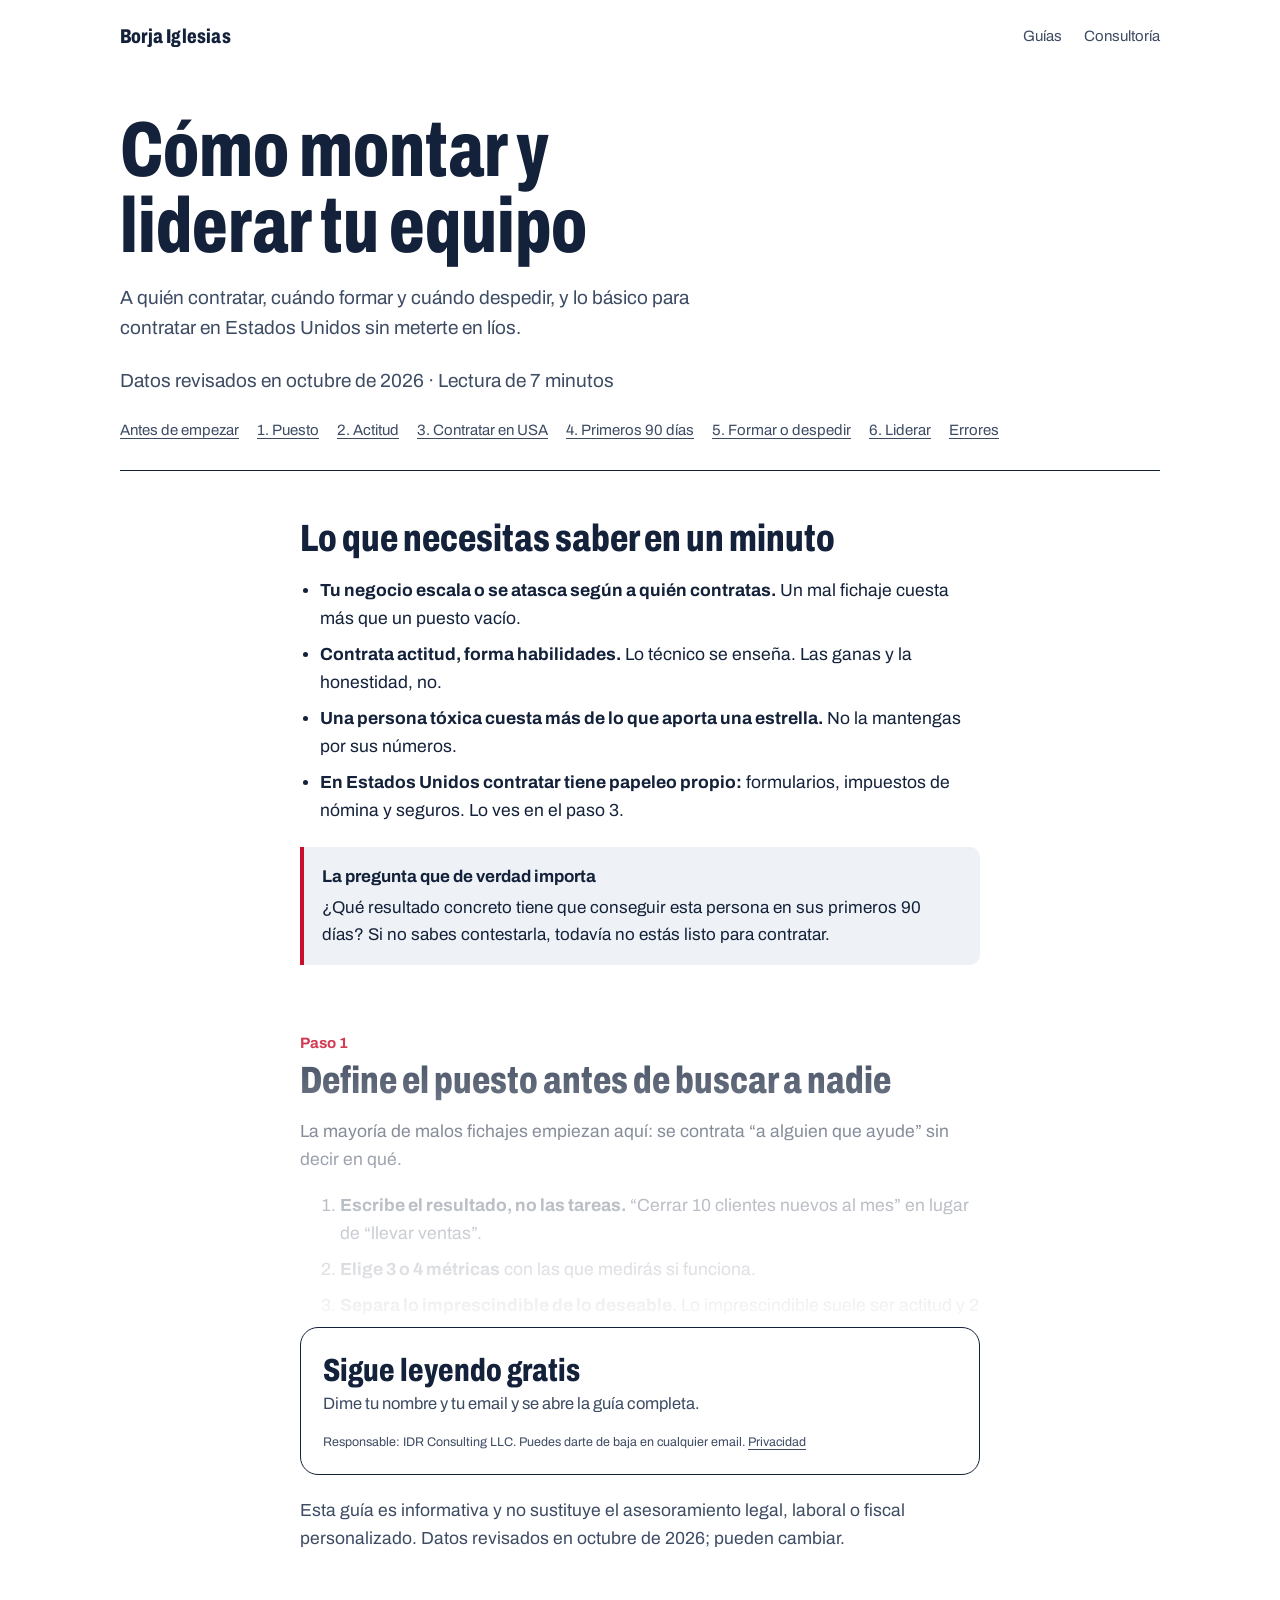
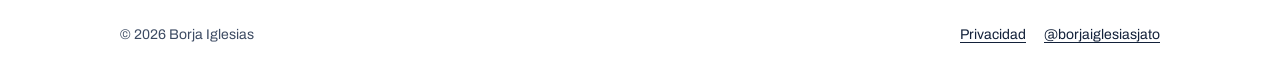
<file: guia-montar-liderar-equipo.html>
<!doctype html>
<html lang="es">
<head>
<meta charset="utf-8">
<meta name="viewport" content="width=device-width,initial-scale=1">
<title>Cómo montar y liderar tu equipo · Borja Iglesias</title>
<meta name="description" content="A quién contratar, cuándo formar y cuándo despedir, y lo básico para contratar en Estados Unidos sin meterte en líos.">
<meta property="og:title" content="Cómo montar y liderar tu equipo">
<meta property="og:description" content="Mi guía gratuita, con datos revisados en octubre de 2026.">
<link rel="canonical" href="https://borjaiglesiasjato.com/guia-montar-liderar-equipo">
<meta property="og:type" content="article">
<meta property="og:locale" content="es_ES">
<meta property="og:site_name" content="Borja Iglesias">
<meta property="og:url" content="https://borjaiglesiasjato.com/guia-montar-liderar-equipo">
<meta property="og:image" content="https://borjaiglesiasjato.com/img/og-guia-montar-liderar-equipo.jpg">
<meta property="og:image:width" content="1200">
<meta property="og:image:height" content="630">
<meta property="og:image:alt" content="Guía gratuita: cómo montar y liderar tu equipo">
<meta name="twitter:card" content="summary_large_image">
<meta name="theme-color" content="#13213a">
<link rel="icon" href="/favicon.svg" type="image/svg+xml">
<link rel="icon" href="/favicon-32.png" sizes="32x32" type="image/png">
<link rel="apple-touch-icon" href="/apple-touch-icon.png">
<link rel="preload" href="/fonts/archivo.woff" as="font" type="font/woff" crossorigin>
<link rel="stylesheet" href="/styles.css?v=20261028d">
<script>(function(){var k='bi_guias',ok=false;try{if(/[?&]acceso=1/.test(location.search))localStorage.setItem(k,'1');ok=localStorage.getItem(k)==='1'}catch(e){}if(!ok)document.documentElement.classList.add('gated')})();</script>
</head>
<body data-guia="montar-liderar-equipo">
<header class="wrap top">
  <a class="brand" href="/">Borja Iglesias</a>
  <nav><a href="/#guias">Guías</a><a href="/#sesion">Consultoría</a></nav>
</header>

<main class="wrap">
  <div class="guide-head">
    <h1>Cómo montar y liderar tu equipo</h1>
    <p>A quién contratar, cuándo formar y cuándo despedir, y lo básico para contratar en Estados Unidos sin meterte en líos.</p>
    <p class="small">Datos revisados en octubre de 2026 · Lectura de 7 minutos</p>
    <nav class="toc" aria-label="Contenido">
      <a href="#antes">Antes de empezar</a><a href="#puesto">1. Puesto</a><a href="#actitud">2. Actitud</a><a href="#usa">3. Contratar en USA</a>
      <a href="#formar">4. Primeros 90 días</a><a href="#decidir">5. Formar o despedir</a><a href="#liderar">6. Liderar</a><a href="#errores">Errores</a>
    </nav>
  </div>

  <article class="guide">
    <section id="antes">
      <h2>Lo que necesitas saber en un minuto</h2>
      <ul>
        <li><b>Tu negocio escala o se atasca según a quién contratas.</b> Un mal fichaje cuesta más que un puesto vacío.</li>
        <li><b>Contrata actitud, forma habilidades.</b> Lo técnico se enseña. Las ganas y la honestidad, no.</li>
        <li><b>Una persona tóxica cuesta más de lo que aporta una estrella.</b> No la mantengas por sus números.</li>
        <li><b>En Estados Unidos contratar tiene papeleo propio:</b> formularios, impuestos de nómina y seguros. Lo ves en el paso 3.</li>
      </ul>
      <div class="note"><b>La pregunta que de verdad importa</b>¿Qué resultado concreto tiene que conseguir esta persona en sus primeros 90 días? Si no sabes contestarla, todavía no estás listo para contratar.</div>
    </section>


    <div id="resto" class="locked">


    <section id="puesto">
      <span class="step">Paso 1</span>
      <h2>Define el puesto antes de buscar a nadie</h2>
      <p>La mayoría de malos fichajes empiezan aquí: se contrata “a alguien que ayude” sin decir en qué.</p>
      <ol>
        <li><b>Escribe el resultado, no las tareas.</b> “Cerrar 10 clientes nuevos al mes” en lugar de “llevar ventas”.</li>
        <li><b>Elige 3 o 4 métricas</b> con las que medirás si funciona.</li>
        <li><b>Separa lo imprescindible de lo deseable.</b> Lo imprescindible suele ser actitud y 2 o 3 habilidades. El resto se aprende.</li>
        <li><b>Decide el sueldo antes de publicar la oferta.</b> Así no negocias a ciegas ni pierdes el tiempo de nadie.</li>
      </ol>
      <div class="note warn"><b>Ojo con contratar por urgencia</b>Cuando vas desbordado, cualquiera parece bueno. Contratar rápido y mal te devuelve el problema multiplicado en tres meses.</div>
    </section>

    <section id="actitud">
      <span class="step">Paso 2</span>
      <h2>Contrata actitud, no solo currículum</h2>
      <p>En la entrevista no buscas a quien más sabe, sino a quien más va a crecer contigo.</p>
      <div class="tbl"><table>
        <thead><tr><th>Señal</th><th>Qué te dice</th><th>Cómo detectarla</th></tr></thead>
        <tbody>
          <tr><td>Reconoce errores</td><td>Aprende rápido y no esconde problemas</td><td>Pregunta: “Cuéntame un error tuyo y qué hiciste después”.</td></tr>
          <tr><td>Habla de resultados</td><td>Entiende que las horas no son lo que cuenta</td><td>Pide números concretos de su trabajo anterior.</td></tr>
          <tr><td>Pregunta por el puesto</td><td>Le interesa el reto, no solo la nómina</td><td>Fíjate en qué pregunta primero.</td></tr>
          <tr><td>Habla bien de antiguos compañeros</td><td>Suma al equipo</td><td>Si critica a todos sus jefes y compañeros, apúntalo.</td></tr>
        </tbody>
      </table></div>
      <div class="note"><b>Sobre el sueldo</b>Preguntar cuánto se cobra es normal y sano. La señal de alarma es que sea lo primero y lo único que le interesa.</div>
    </section>

    <section id="usa">
      <span class="step">Paso 3</span>
      <h2>Contratar en Estados Unidos: lo básico</h2>
      <p>Puedes contratar con tu LLC aunque vivas fuera. Estos son los puntos que no te puedes saltar. Los datos son de Florida, que es donde opero yo.</p>
      <div class="tbl"><table>
        <thead><tr><th>Tema</th><th>Qué es</th><th>Dato clave</th></tr></thead>
        <tbody>
          <tr><td>Empleado (W-2) o autónomo (1099)</td><td>No lo decide el contrato, sino cómo trabaja: si tú marcas horario, herramientas y forma de trabajar, normalmente es empleado.</td><td>Clasificar mal a alguien puede salir caro en impuestos y multas.</td></tr>
          <tr><td>Formulario I-9</td><td>Verifica que la persona puede trabajar legalmente en EE. UU.</td><td>Hay que completarlo en los 3 días hábiles siguientes a su primer día.</td></tr>
          <tr><td>E-Verify</td><td>Sistema federal online de verificación.</td><td>En Florida es obligatorio para empresas privadas con 25 o más empleados.</td></tr>
          <tr><td>Alta del nuevo empleado</td><td>Comunicar la contratación al estado.</td><td>En Florida, en los 20 días siguientes.</td></tr>
          <tr><td>Salario mínimo</td><td>Lo mínimo que puedes pagar por hora.</td><td>Florida: $15 la hora desde el 30 de septiembre de 2026.</td></tr>
          <tr><td>Seguro de accidentes (workers' comp)</td><td>Cubre accidentes laborales.</td><td>En Florida, en general desde 4 empleados. En construcción, desde el primero.</td></tr>
        </tbody>
      </table></div>
      <h3>Lo que cuesta un empleado además del sueldo</h3>
      <ul>
        <li><b>Seguridad Social y Medicare (FICA):</b> la empresa paga un 7,65 % del sueldo.</li>
        <li><b>Desempleo federal (FUTA):</b> en la práctica, un 0,6 % sobre los primeros $7.000 de cada empleado al año.</li>
        <li><b>Desempleo de Florida:</b> una empresa nueva empieza pagando un 2,7 % sobre los primeros $7.000 de cada empleado al año.</li>
      </ul>
      <div class="note warn"><b>No lo hagas a mano</b>Usa una empresa de nóminas (payroll) desde el primer empleado: calcula retenciones, presenta los formularios y te evita multas. Y si quieres contratar a alguien que vive en España, no es tan simple como pagarle desde la LLC: consúltalo antes con un asesor.</div>
    </section>

    <section id="formar">
      <span class="step">Paso 4</span>
      <h2>Los primeros 90 días</h2>
      <p>Aquí se decide si un buen fichaje se convierte en una pieza clave o se te va.</p>
      <ol>
        <li><b>Primera semana:</b> explica qué se espera de él, con las métricas del paso 1. Por escrito.</li>
        <li><b>Primer mes:</b> una reunión corta a la semana. Qué ha salido bien, qué no y qué necesita.</li>
        <li><b>Día 60:</b> revisa resultados. Si le cuesta pero quiere aprender, forma: enséñale a priorizar.</li>
        <li><b>Día 90:</b> decide. Si encaja, invierte en él. Si no, no alargues lo que ya sabes.</li>
      </ol>
      <div class="note"><b>Las horas no son resultados</b>Quien echa más horas que nadie pero no da resultados no necesita más horas: necesita que le enseñes qué es lo importante.</div>
    </section>

    <section id="decidir">
      <span class="step">Paso 5</span>
      <h2>¿Formar o despedir? Mi criterio</h2>
      <p>Las mismas situaciones del vídeo, con lo que haría yo en cada una.</p>
      <div class="tbl"><table>
        <thead><tr><th>Situación</th><th>Qué hago</th><th>Por qué</th></tr></thead>
        <tbody>
          <tr><td>Le cuesta, pero quiere aprender</td><td>Formar</td><td>La actitud no se enseña. Lo demás, sí.</td></tr>
          <tr><td>Candidato que pregunta primero cuánto va a cobrar</td><td>No contratar</td><td>Preguntarlo es normal. Que sea lo primero que le interesa, no.</td></tr>
          <tr><td>Echa más horas que nadie, sin resultados</td><td>Formar</td><td>Enséñale a priorizar.</td></tr>
          <tr><td>Te presiona con otra oferta para que le subas el sueldo</td><td>Dejarle ir</td><td>Su cabeza ya está fuera.</td></tr>
          <tr><td>Siempre critica a sus compañeros</td><td>Despedir</td><td>Envenena al equipo.</td></tr>
          <tr><td>Se equivoca, lo admite y lo comunica</td><td>Formar y cuidarlo</td><td>Es justo el perfil que quieres.</td></tr>
        </tbody>
      </table></div>
      <div class="note"><b>Lo que dice Harvard</b>Un estudio de Harvard Business School (Housman y Minor, 2015) con datos de unos 50.000 empleados calculó que evitar a un trabajador tóxico ahorra unos $12.500, más del doble de los unos $5.300 que aporta fichar a una “estrella”.</div>
      <div class="note warn"><b>Antes de despedir en Estados Unidos</b>En la mayoría de estados, Florida incluida, la relación laboral es “at will”: se puede terminar sin dar una causa. Pero no puedes despedir por motivos discriminatorios ni como represalia. Documenta siempre el porqué y, si hay dudas, consulta con un abogado laboralista.</div>
    </section>

    <section id="liderar">
      <span class="step">Paso 6</span>
      <h2>Liderar el día a día</h2>
      <p>Un equipo no se monta una vez: se cuida cada semana.</p>
      <ul>
        <li><b>Da ejemplo con los errores:</b> si tú admites los tuyos, tu equipo te contará los suyos a tiempo.</li>
        <li><b>Mide resultados, no presencia:</b> revisa las métricas de cada puesto, no quién se queda más tarde.</li>
        <li><b>Feedback rápido y en privado:</b> lo bueno y lo malo, en el momento y sin esperar a la evaluación anual.</li>
        <li><b>Protege la cultura:</b> una persona que critica y divide pesa más que su productividad.</li>
        <li><b>Delega resultados, no tareas:</b> di qué tiene que conseguir y deja que decida cómo.</li>
      </ul>
    </section>

    <section id="errores">
      <h2>Los 5 errores más comunes</h2>
      <ol>
        <li><b>Contratar por urgencia.</b> Rápido y mal sale más caro que esperar.</li>
        <li><b>Contratar currículum en vez de actitud.</b> Lo técnico se forma; la actitud, no.</li>
        <li><b>Mantener a una persona tóxica porque “produce”.</b> Te cuesta más de lo que aporta.</li>
        <li><b>Confundir horas con resultados.</b> Mide lo que importa.</li>
        <li><b>Pagar nóminas sin payroll ni clasificar bien a cada persona.</b> En Estados Unidos, las multas llegan.</li>
      </ol>
      <h2 style="margin-top:34px">Tu checklist</h2>
      <ul class="checklist">
        <li>He definido el resultado del puesto y 3 o 4 métricas</li>
        <li>He decidido el sueldo antes de publicar la oferta</li>
        <li>Tengo preguntas de entrevista para medir actitud</li>
        <li>Sé si será empleado (W-2) o autónomo (1099)</li>
        <li>Tengo una empresa de nóminas (payroll)</li>
        <li>Completo el I-9 en los 3 días hábiles siguientes a su primer día</li>
        <li>He revisado seguro de accidentes y E-Verify según mi número de empleados</li>
        <li>Tengo un plan de 90 días con reuniones semanales</li>
        <li>Documento por escrito cada decisión importante</li>
      </ul>
    </section>

    <div class="session end-cta">
      <h2>Cada equipo es distinto</h2>
      <p>Tu sector, tu tamaño y en qué punto está tu negocio cambian a quién contratar primero y cómo. Escríbeme por Instagram, cuéntame tu caso y te digo por dónde empezaría yo.</p>
      <div class="actions">
        <a class="btn" href="https://ig.me/m/borjaiglesiasjato">Escríbeme por Instagram</a>
        <a class="btn ghost" href="/guias/montar-liderar-equipo.pdf" download>Descargar en PDF</a>
      </div>
    </div>
    </div>

    <div id="gate" class="gate">
      <h2>Sigue leyendo gratis</h2>
      <p>Dime tu nombre y tu email y se abre la guía completa.</p>
      <div class="gate-form">
        <script src="https://www.thisisbeenthere.com/forms/2149766961/embed.js"></script>
      </div>
      <p class="gate-legal">Responsable: IDR Consulting LLC. Puedes darte de baja en cualquier email. <a href="/privacidad">Privacidad</a></p>
    </div>

    <p class="small" style="margin-top:22px">Esta guía es informativa y no sustituye el asesoramiento legal, laboral o fiscal personalizado. Datos revisados en octubre de 2026; pueden cambiar.</p>
  </article>
</main>

<footer>
  <div class="wrap"><span>© 2026 Borja Iglesias</span><span class="foot-links"><a href="/privacidad">Privacidad</a><a href="https://www.instagram.com/borjaiglesiasjato/">@borjaiglesiasjato</a></span></div>
</footer>
<script src="/gate.js?v=4"></script>
</body>
</html>
</file>
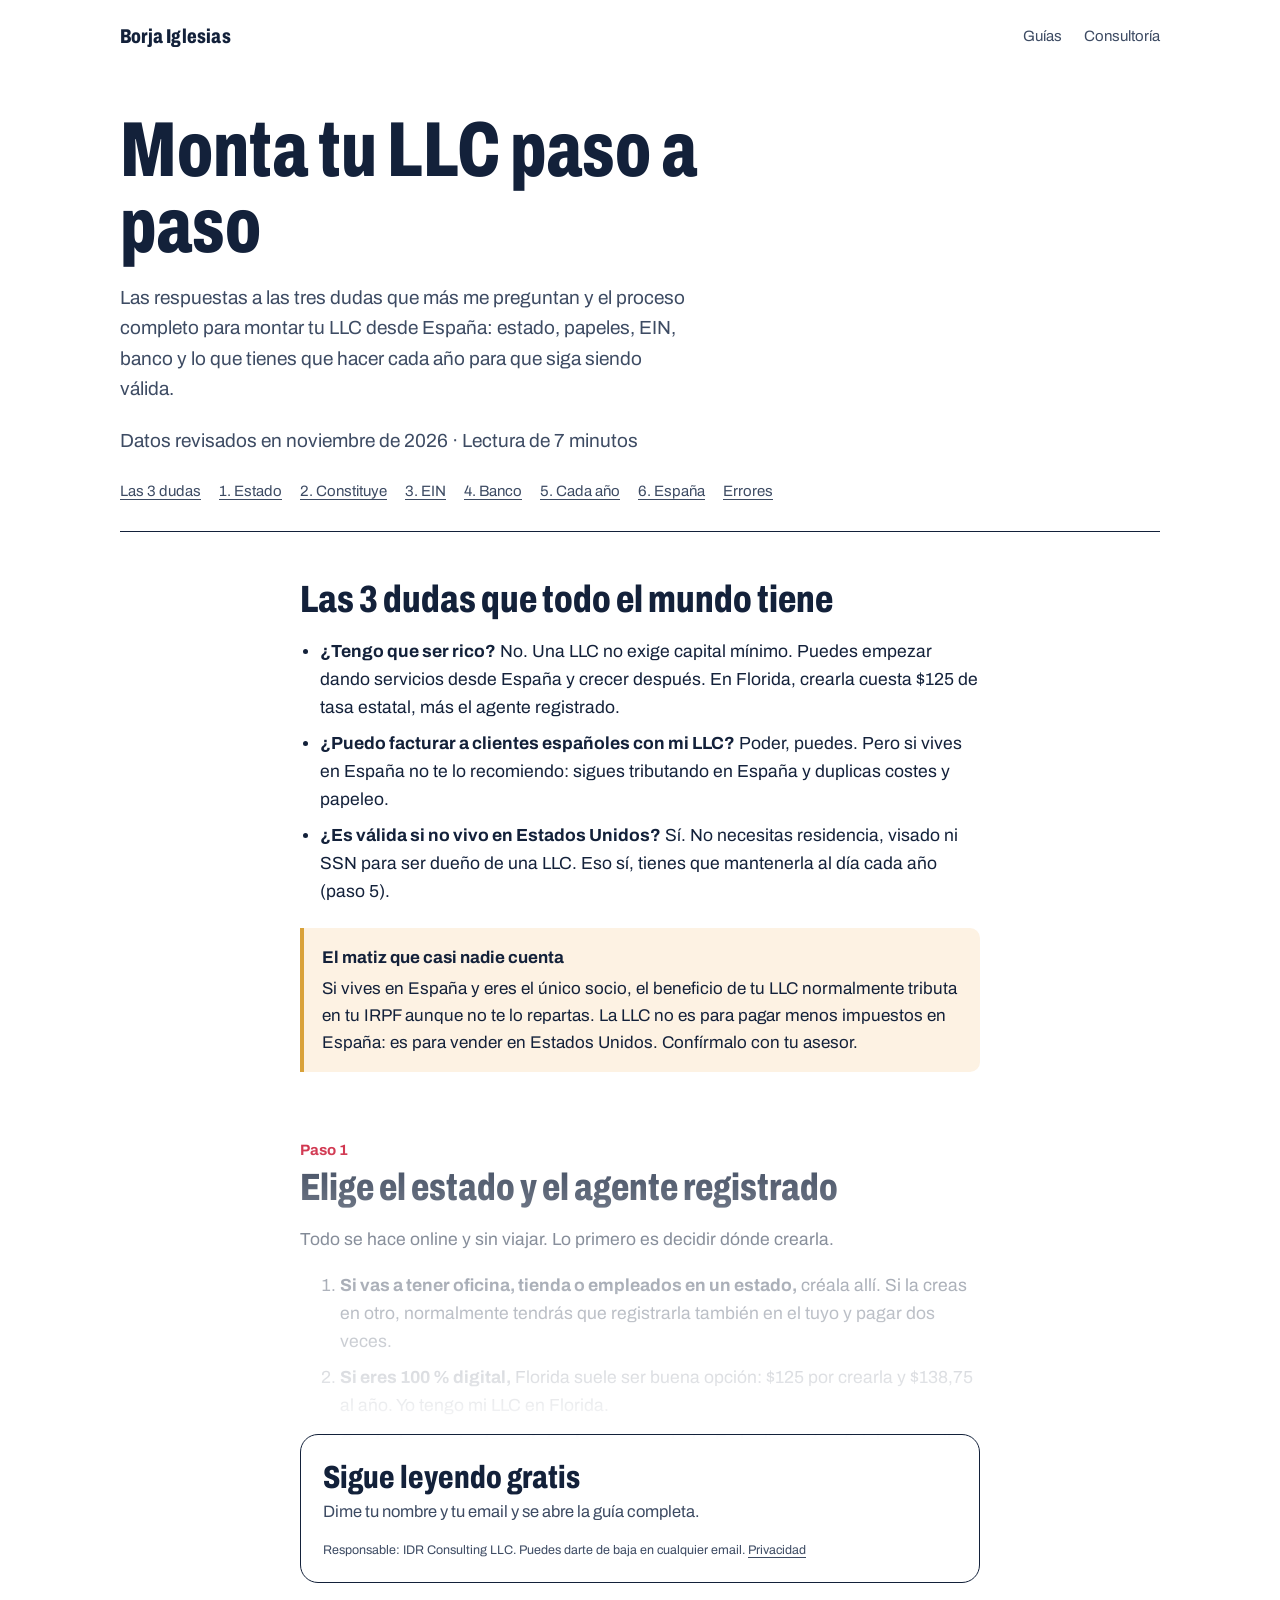
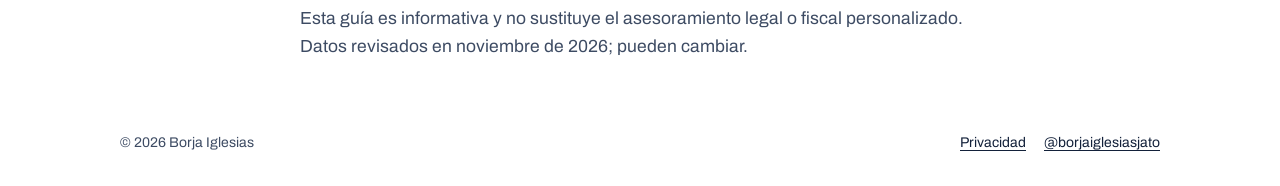
<file: guia-montar-llc.html>
<!doctype html>
<html lang="es">
<head>
<meta charset="utf-8">
<meta name="viewport" content="width=device-width,initial-scale=1">
<title>Monta tu LLC paso a paso · Borja Iglesias</title>
<meta name="description" content="Cómo montar tu LLC en Estados Unidos desde España, paso a paso: estado, constitución, EIN, banco y lo que hay que hacer cada año para mantenerla al día.">
<meta property="og:title" content="Monta tu LLC paso a paso">
<meta property="og:description" content="Mi guía gratuita, con datos revisados en noviembre de 2026.">
<link rel="canonical" href="https://borjaiglesiasjato.com/guia-montar-llc">
<meta property="og:type" content="article">
<meta property="og:locale" content="es_ES">
<meta property="og:site_name" content="Borja Iglesias">
<meta property="og:url" content="https://borjaiglesiasjato.com/guia-montar-llc">
<meta property="og:image" content="https://borjaiglesiasjato.com/img/og-guia-montar-llc.jpg">
<meta property="og:image:width" content="1200">
<meta property="og:image:height" content="630">
<meta property="og:image:alt" content="Guía gratuita: monta tu LLC paso a paso">
<meta name="twitter:card" content="summary_large_image">
<meta name="theme-color" content="#13213a">
<link rel="icon" href="/favicon.svg" type="image/svg+xml">
<link rel="icon" href="/favicon-32.png" sizes="32x32" type="image/png">
<link rel="apple-touch-icon" href="/apple-touch-icon.png">
<link rel="preload" href="/fonts/archivo.woff" as="font" type="font/woff" crossorigin>
<link rel="stylesheet" href="/styles.css?v=20261028d">
<script>(function(){var k='bi_guias',ok=false;try{if(/[?&]acceso=1/.test(location.search))localStorage.setItem(k,'1');ok=localStorage.getItem(k)==='1'}catch(e){}if(!ok)document.documentElement.classList.add('gated')})();</script>
</head>
<body data-guia="montar-llc">
<header class="wrap top">
  <a class="brand" href="/">Borja Iglesias</a>
  <nav><a href="/#guias">Guías</a><a href="/#sesion">Consultoría</a></nav>
</header>

<main class="wrap">
  <div class="guide-head">
    <h1>Monta tu LLC paso a paso</h1>
    <p>Las respuestas a las tres dudas que más me preguntan y el proceso completo para montar tu LLC desde España: estado, papeles, EIN, banco y lo que tienes que hacer cada año para que siga siendo válida.</p>
    <p class="small">Datos revisados en noviembre de 2026 · Lectura de 7 minutos</p>
    <nav class="toc" aria-label="Contenido">
      <a href="#dudas">Las 3 dudas</a><a href="#estado">1. Estado</a><a href="#constituir">2. Constituye</a><a href="#ein">3. EIN</a>
      <a href="#banco">4. Banco</a><a href="#cada-ano">5. Cada año</a><a href="#espana">6. España</a><a href="#errores">Errores</a>
    </nav>
  </div>

  <article class="guide">
    <section id="dudas">
      <h2>Las 3 dudas que todo el mundo tiene</h2>
      <ul>
        <li><b>¿Tengo que ser rico?</b> No. Una LLC no exige capital mínimo. Puedes empezar dando servicios desde España y crecer después. En Florida, crearla cuesta $125 de tasa estatal, más el agente registrado.</li>
        <li><b>¿Puedo facturar a clientes españoles con mi LLC?</b> Poder, puedes. Pero si vives en España no te lo recomiendo: sigues tributando en España y duplicas costes y papeleo.</li>
        <li><b>¿Es válida si no vivo en Estados Unidos?</b> Sí. No necesitas residencia, visado ni SSN para ser dueño de una LLC. Eso sí, tienes que mantenerla al día cada año (paso 5).</li>
      </ul>
      <div class="note warn"><b>El matiz que casi nadie cuenta</b>Si vives en España y eres el único socio, el beneficio de tu LLC normalmente tributa en tu IRPF aunque no te lo repartas. La LLC no es para pagar menos impuestos en España: es para vender en Estados Unidos. Confírmalo con tu asesor.</div>
    </section>


    <div id="resto" class="locked">


    <section id="estado">
      <span class="step">Paso 1</span>
      <h2>Elige el estado y el agente registrado</h2>
      <p>Todo se hace online y sin viajar. Lo primero es decidir dónde crearla.</p>
      <ol>
        <li><b>Si vas a tener oficina, tienda o empleados en un estado,</b> créala allí. Si la creas en otro, normalmente tendrás que registrarla también en el tuyo y pagar dos veces.</li>
        <li><b>Si eres 100 % digital,</b> Florida suele ser buena opción: $125 por crearla y $138,75 al año. Yo tengo mi LLC en Florida.</li>
        <li><b>Contrata un agente registrado</b> en ese estado. Es la dirección oficial que recibe las notificaciones legales. Es obligatorio y su precio depende del proveedor.</li>
      </ol>
      <p>Si dudas entre estados, en la <a href="/guia-estados-llc">Guía 01</a> te los comparo.</p>
    </section>

    <section id="constituir">
      <span class="step">Paso 2</span>
      <h2>Constituye la LLC</h2>
      <ol>
        <li><b>Comprueba que el nombre está libre</b> en el registro del estado (en Florida, Sunbiz). Tiene que terminar en “LLC”.</li>
        <li><b>Presenta los Articles of Organization</b> online con el nombre, el agente registrado y la dirección. En Florida suele resolverse en pocos días.</li>
        <li><b>Firma un Operating Agreement,</b> aunque seas socio único. No siempre es obligatorio por ley, pero los bancos lo piden y deja claro que la empresa está separada de ti.</li>
      </ol>
      <div class="note"><b>Puedes hacerlo tú o con un gestor</b>Hacerlo tú es más barato. Un servicio de constitución te ahorra tiempo y errores. Lo que no te ahorra nadie son las obligaciones de cada año.</div>
    </section>

    <section id="ein">
      <span class="step">Paso 3</span>
      <h2>Consigue el EIN</h2>
      <p>El EIN es el número fiscal de tu empresa. Lo necesitas para abrir la cuenta, cobrar y presentar los formularios al IRS.</p>
      <ul>
        <li><b>Es gratis.</b> Se pide al IRS con el formulario SS-4. Si alguien te lo cobra, estás pagando el servicio, no el número.</li>
        <li><b>Sin SSN ni ITIN no puedes pedirlo online:</b> se pide por fax o por teléfono a la línea internacional del IRS.</li>
        <li><b>Por teléfono</b> puede salir en la misma llamada; <b>por fax</b> suele tardar varias semanas.</li>
      </ul>
    </section>

    <section id="banco">
      <span class="step">Paso 4</span>
      <h2>Abre la cuenta y empieza a cobrar</h2>
      <ul>
        <li><b>Cuenta en dólares a nombre de la LLC:</b> bancos digitales como Mercury, Relay o Wise Business suelen aceptar a fundadores no residentes. Te pedirán Articles, EIN, Operating Agreement y pasaporte. La aprobación no está garantizada.</li>
        <li><b>Cobros:</b> Stripe o PayPal conectados a esa cuenta. Wise y las pasarelas cobran comisiones: cuéntalas en tu margen.</li>
        <li><b>Factura a tus clientes americanos desde la LLC.</b> Esa es la gran ventaja: les vendes como una empresa local.</li>
      </ul>
      <div class="note warn"><b>Regla de oro</b>Nunca mezcles tu dinero personal con el de la LLC. La protección de tu patrimonio depende de que funcione como algo separado.</div>
    </section>

    <section id="cada-ano">
      <span class="step">Paso 5</span>
      <h2>Mantenla viva cada año</h2>
      <p>Tu LLC sigue siendo válida aunque vivas en España, siempre que cumplas esto:</p>
      <div class="tbl"><table>
        <thead><tr><th>Qué</th><th>Cuándo</th><th>Si no lo haces</th></tr></thead>
        <tbody>
          <tr><td>Informe anual del estado (en Florida, $138,75)</td><td>En Florida, del 1 de enero al 1 de mayo</td><td>En Florida, $400 de recargo y, si sigues sin presentarlo, el estado disuelve la LLC.</td></tr>
          <tr><td>Agente registrado</td><td>Renovarlo cada año</td><td>Dejas de recibir notificaciones legales y puedes perder el buen estado de la empresa.</td></tr>
          <tr><td>Formulario 5472 con un 1120 pro forma</td><td>Cada año, aunque no hayas facturado (normalmente hasta el 15 de abril)</td><td>Multa de $25.000 por formulario.</td></tr>
        </tbody>
      </table></div>
      <div class="note"><b>Una buena noticia</b>Las empresas creadas en Estados Unidos ya no tienen que presentar el registro de titulares (BOI) ante FinCEN, aunque su dueño sea extranjero. Revísalo cada año: esta norma ha cambiado varias veces.</div>
    </section>

    <section id="espana">
      <span class="step">Paso 6</span>
      <h2>Ordena tu parte en España</h2>
      <div class="tbl"><table>
        <thead><tr><th>Tema</th><th>Qué tienes que saber</th></tr></thead>
        <tbody>
          <tr><td>IRPF</td><td>Si vives en España y eres socio único, el beneficio de la LLC normalmente tributa en tu IRPF aunque no lo saques de la empresa.</td></tr>
          <tr><td>Doble imposición</td><td>Hay un convenio entre España y Estados Unidos para no pagar dos veces por lo mismo, pero hay que aplicarlo bien.</td></tr>
          <tr><td>Cuentas fuera</td><td>Modelo 720: si tus cuentas en el extranjero superan los 50.000 €, hay que declararlas.</td></tr>
          <tr><td>Clientes españoles</td><td>Factúrales desde España. Usar la LLC para ellos viviendo aquí no te ahorra impuestos y te complica la vida con Hacienda.</td></tr>
        </tbody>
      </table></div>
      <div class="note warn"><b>Y la S-Corp, tampoco</b>Si no eres residente en Estados Unidos, no puedes ser socio de una S-Corp. Si alguien te la ofrece, desconfía.</div>
    </section>

    <section id="errores">
      <h2>Los 5 errores más comunes</h2>
      <ol>
        <li><b>Pensar que hace falta mucho dinero.</b> Se empieza pequeño y se crece con clientes.</li>
        <li><b>Usar la LLC para facturar a España viviendo en España.</b> Más costes y el mismo IRPF.</li>
        <li><b>Crearla en un estado “barato” y operar en otro.</b> Acabas registrándola dos veces.</li>
        <li><b>Olvidar el formulario 5472.</b> $25.000 de multa por un formulario informativo.</li>
        <li><b>Dejar de pagar el informe anual o el agente.</b> La LLC deja de estar al día y puede acabar disuelta.</li>
      </ol>
      <h2 style="margin-top:34px">Tu checklist</h2>
      <ul class="checklist">
        <li>Sé a qué clientes de Estados Unidos les voy a vender</li>
        <li>He elegido el estado y contratado el agente registrado</li>
        <li>He presentado los Articles of Organization</li>
        <li>Tengo firmado el Operating Agreement</li>
        <li>Tengo el EIN</li>
        <li>Tengo cuenta en dólares a nombre de la LLC y forma de cobro</li>
        <li>He apuntado el informe anual y el formulario 5472</li>
        <li>He hablado con un asesor fiscal en España</li>
      </ul>
    </section>

    <div class="session end-cta">
      <h2>¿Lo montamos bien desde el principio?</h2>
      <p>Dónde vives, a quién vendes y si ya tienes empresa en España cambian qué estado y qué estructura te conviene. Escríbeme por Instagram, cuéntame tu caso y te digo cómo lo montaría yo.</p>
      <div class="actions">
        <a class="btn" href="https://ig.me/m/borjaiglesiasjato">Escríbeme por Instagram</a>
        <a class="btn ghost" href="/guias/montar-llc.pdf" download>Descargar en PDF</a>
      </div>
    </div>
    </div>

    <div id="gate" class="gate">
      <h2>Sigue leyendo gratis</h2>
      <p>Dime tu nombre y tu email y se abre la guía completa.</p>
      <div class="gate-form">
        <script src="https://www.thisisbeenthere.com/forms/2149766961/embed.js"></script>
      </div>
      <p class="gate-legal">Responsable: IDR Consulting LLC. Puedes darte de baja en cualquier email. <a href="/privacidad">Privacidad</a></p>
    </div>

    <p class="small" style="margin-top:22px">Esta guía es informativa y no sustituye el asesoramiento legal o fiscal personalizado. Datos revisados en noviembre de 2026; pueden cambiar.</p>
  </article>
</main>

<footer>
  <div class="wrap"><span>© 2026 Borja Iglesias</span><span class="foot-links"><a href="/privacidad">Privacidad</a><a href="https://www.instagram.com/borjaiglesiasjato/">@borjaiglesiasjato</a></span></div>
</footer>
<script src="/gate.js?v=4"></script>
</body>
</html>
</file>
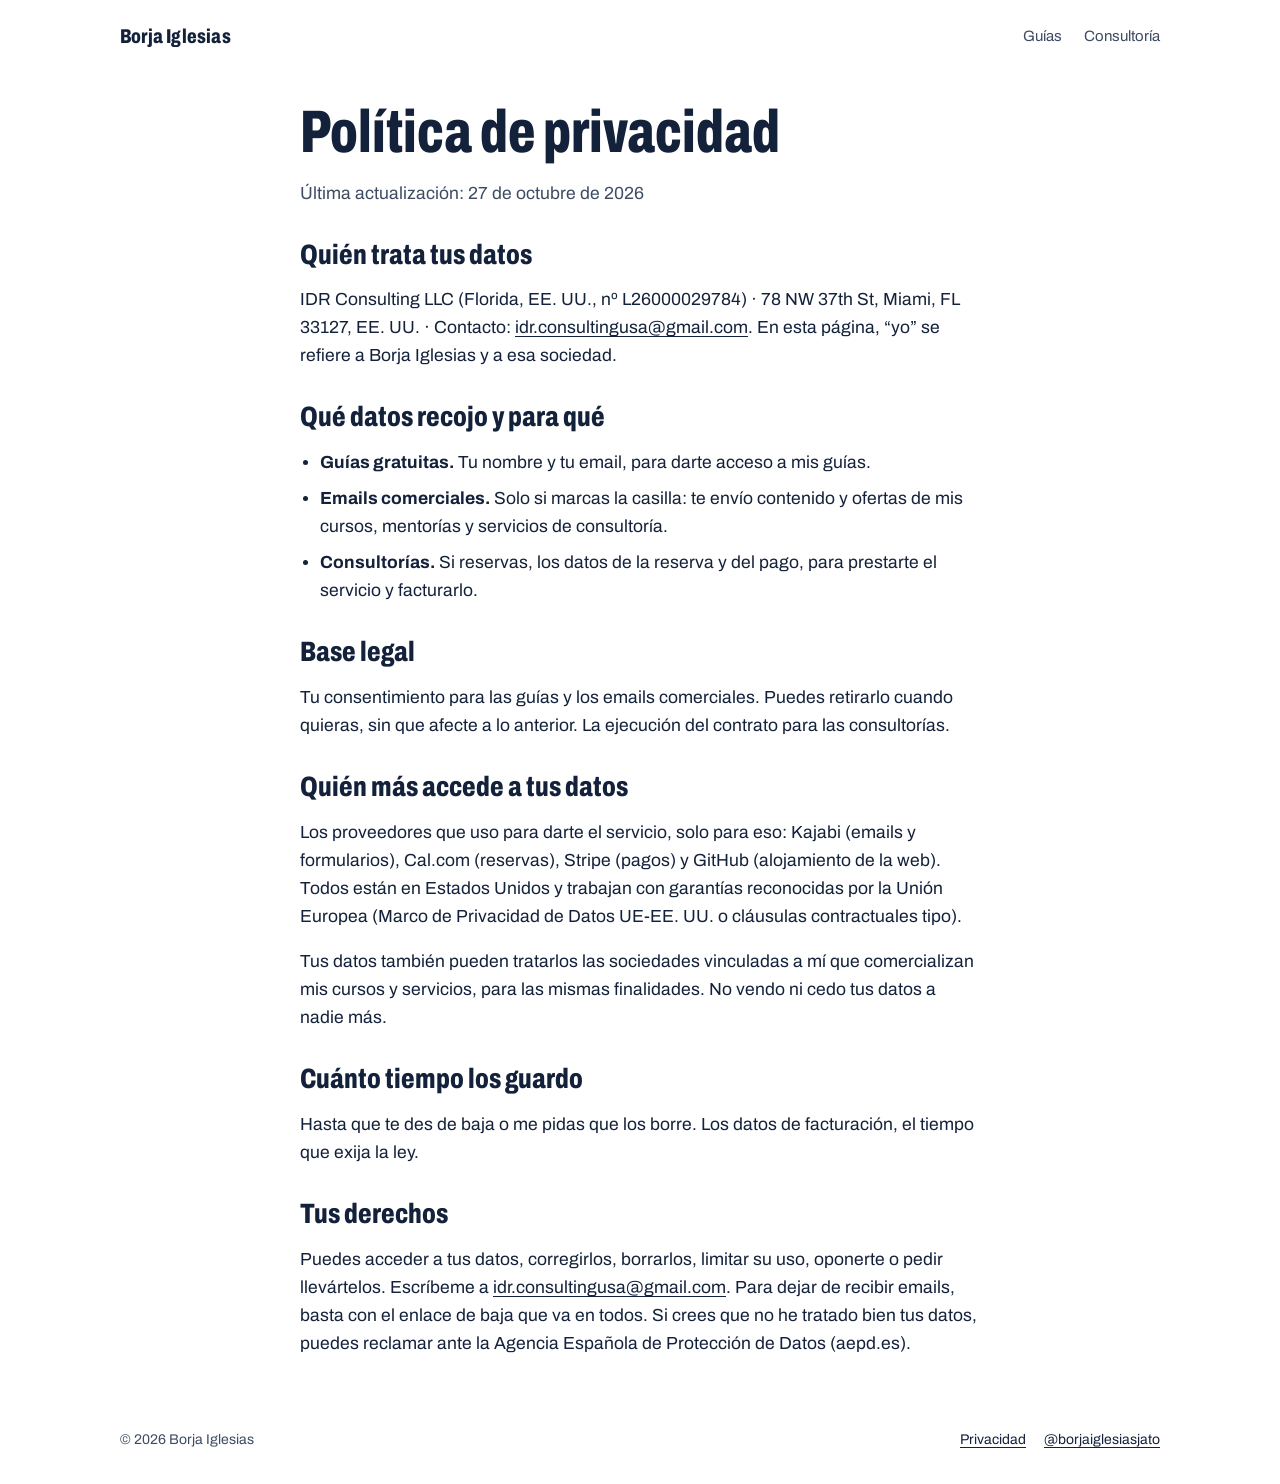
<file: privacidad.html>
<!doctype html>
<html lang="es">
<head>
<meta charset="utf-8">
<meta name="viewport" content="width=device-width,initial-scale=1">
<title>Política de privacidad · Borja Iglesias</title>
<meta name="robots" content="noindex">
<meta name="theme-color" content="#13213a">
<link rel="icon" href="/favicon.svg" type="image/svg+xml">
<link rel="icon" href="/favicon-32.png" sizes="32x32" type="image/png">
<link rel="preload" href="/fonts/archivo.woff" as="font" type="font/woff" crossorigin>
<link rel="stylesheet" href="/styles.css?v=20261028d">
</head>
<body>
<header class="wrap top">
  <a class="brand" href="/">Borja Iglesias</a>
  <nav><a href="/#guias">Guías</a><a href="/#sesion">Consultoría</a></nav>
</header>
<main class="wrap">
  <article class="guide legal">
    <h1>Política de privacidad</h1>
    <p class="small">Última actualización: 27 de octubre de 2026</p>

    <h2>Quién trata tus datos</h2>
    <p>IDR Consulting LLC (Florida, EE. UU., nº L26000029784) · 78 NW 37th St, Miami, FL 33127, EE. UU. · Contacto: <a href="mailto:idr.consultingusa@gmail.com">idr.consultingusa@gmail.com</a>. En esta página, “yo” se refiere a Borja Iglesias y a esa sociedad.</p>

    <h2>Qué datos recojo y para qué</h2>
    <ul>
      <li><b>Guías gratuitas.</b> Tu nombre y tu email, para darte acceso a mis guías.</li>
      <li><b>Emails comerciales.</b> Solo si marcas la casilla: te envío contenido y ofertas de mis cursos, mentorías y servicios de consultoría.</li>
      <li><b>Consultorías.</b> Si reservas, los datos de la reserva y del pago, para prestarte el servicio y facturarlo.</li>
    </ul>

    <h2>Base legal</h2>
    <p>Tu consentimiento para las guías y los emails comerciales. Puedes retirarlo cuando quieras, sin que afecte a lo anterior. La ejecución del contrato para las consultorías.</p>

    <h2>Quién más accede a tus datos</h2>
    <p>Los proveedores que uso para darte el servicio, solo para eso: Kajabi (emails y formularios), Cal.com (reservas), Stripe (pagos) y GitHub (alojamiento de la web). Todos están en Estados Unidos y trabajan con garantías reconocidas por la Unión Europea (Marco de Privacidad de Datos UE-EE. UU. o cláusulas contractuales tipo).</p>
    <p>Tus datos también pueden tratarlos las sociedades vinculadas a mí que comercializan mis cursos y servicios, para las mismas finalidades. No vendo ni cedo tus datos a nadie más.</p>

    <h2>Cuánto tiempo los guardo</h2>
    <p>Hasta que te des de baja o me pidas que los borre. Los datos de facturación, el tiempo que exija la ley.</p>

    <h2>Tus derechos</h2>
    <p>Puedes acceder a tus datos, corregirlos, borrarlos, limitar su uso, oponerte o pedir llevártelos. Escríbeme a <a href="mailto:idr.consultingusa@gmail.com">idr.consultingusa@gmail.com</a>. Para dejar de recibir emails, basta con el enlace de baja que va en todos. Si crees que no he tratado bien tus datos, puedes reclamar ante la Agencia Española de Protección de Datos (aepd.es).</p>
  </article>
</main>
<footer>
  <div class="wrap"><span>© 2026 Borja Iglesias</span><span class="foot-links"><a href="/privacidad">Privacidad</a><a href="https://www.instagram.com/borjaiglesiasjato/">@borjaiglesiasjato</a></span></div>
</footer>
</body>
</html>
</file>
<file: styles.css>
/* borjaiglesiasjato.com — hoja de estilos compartida
   Idea: la travesía España → Estados Unidos. Tinta azul atlántico, papel blanco frío,
   rojo de bandera solo para la acción principal. Una sola familia (Archivo) jugando con el ancho. */
@font-face{font-family:"Archivo";src:url("/fonts/archivo.woff") format("woff");
  font-weight:400 800;font-stretch:62% 100%;font-display:swap}

:root{
  --ink:#13213a;        /* azul atlántico */
  --ink-2:#3d4b63;      /* texto secundario */
  --paper:#ffffff;
  --mist:#eef2f6;       /* fondos de bloque */
  --line:#d5dce5;
  --red:#c8102e;        /* acción principal */
  --gold:#d9a23a;       /* detalle de ruta */
  --max:1080px;
  --read:68ch;
}
*{box-sizing:border-box}
html{-webkit-text-size-adjust:100%}
body{margin:0;background:var(--paper);color:var(--ink);font-family:"Archivo",system-ui,sans-serif;
  font-variation-settings:"wdth" 100;font-size:17px;line-height:1.6}
img,svg{max-width:100%;display:block}
a{color:var(--ink);text-decoration-thickness:1px;text-underline-offset:3px}
a:hover{color:var(--red)}
:focus-visible{outline:3px solid var(--gold);outline-offset:3px;border-radius:2px}
.wrap{max-width:var(--max);margin:0 auto;padding:0 20px}

/* cabecera */
.top{display:flex;justify-content:space-between;align-items:center;padding-top:20px;padding-bottom:20px}
.brand{font-weight:800;font-variation-settings:"wdth" 75;font-size:20px;letter-spacing:.01em;text-decoration:none}
.top nav{display:flex;gap:22px;font-size:15px}
.top nav a{text-decoration:none;color:var(--ink-2)}
.top nav a:hover{color:var(--ink)}

/* botón */
.btn{display:inline-flex;align-items:center;gap:10px;background:var(--red);color:#fff;text-decoration:none;
  font-weight:700;padding:15px 24px;border-radius:999px;font-size:16px}
.btn:hover{background:#a50d26;color:#fff}
.btn.ghost{background:transparent;color:var(--ink);box-shadow:inset 0 0 0 1.5px var(--ink)}
.btn.ghost:hover{background:var(--ink);color:#fff}

/* hero */
.hero{padding-top:28px;padding-bottom:24px;display:grid;grid-template-columns:1fr;gap:28px}
.hero h1{margin:0;font-weight:800;font-variation-settings:"wdth" 68;line-height:.95;
  font-size:clamp(46px,9.5vw,104px);letter-spacing:-.01em;max-width:14ch}
.hero p.lede{font-size:clamp(19px,2.2vw,22px);line-height:1.45;max-width:40ch;margin:22px 0 12px;font-weight:500}
.hero p.origin{color:var(--ink-2);max-width:46ch;margin:0 0 26px}
.portrait{width:100%;aspect-ratio:4/3;object-fit:cover;object-position:50% 22%;border-radius:18px;background:var(--mist);height:auto}
@media (min-width:821px){
  .hero{grid-template-columns:minmax(0,1fr) 400px;gap:56px;align-items:end;padding-top:56px}
  .portrait{aspect-ratio:4/5;object-position:center}
}

/* secciones */
section{padding:32px 0}
.mist{background:var(--mist)}
h2{font-weight:800;font-variation-settings:"wdth" 75;font-size:clamp(30px,4.5vw,46px);line-height:1.05;margin:0 0 18px}
h3{font-weight:700;font-size:20px;line-height:1.25;margin:0 0 6px}
.cols{display:grid;grid-template-columns:1fr 1fr;gap:48px;align-items:start}
@media (max-width:820px){.cols{grid-template-columns:1fr;gap:24px}}
.story p{max-width:var(--read);margin:0 0 14px}
.facts{list-style:none;padding:0;margin:0;border-top:1.5px solid var(--ink)}
.facts li{display:grid;grid-template-columns:120px 1fr;gap:16px;padding:16px 0;border-bottom:1px solid var(--line)}
.facts b{font-variation-settings:"wdth" 70;font-size:30px;line-height:1;font-weight:800}
.facts span{color:var(--ink-2);font-size:15.5px}

/* guías: bloque protagonista */
.guides-sec{background:var(--mist);padding:36px 0 40px}
.guides-sec h2{font-size:clamp(44px,8vw,84px);font-variation-settings:"wdth" 68;line-height:.95;margin:0 0 14px}
.guides-sec .intro{color:var(--ink-2);max-width:48ch;margin:0;font-size:17.5px}
.guides{list-style:none;padding:0;margin:22px 0 0;display:grid;gap:16px}
.guides > li{display:grid;grid-template-columns:var(--cov,88px) 1fr;grid-template-areas:"cover head" "more more";gap:14px 14px;align-items:center;
  background:#fff;color:var(--ink);text-decoration:none;border-radius:18px;padding:16px;border:1px solid var(--line)}
.g-cover{width:100%;height:auto;border-radius:4px;box-shadow:0 1px 2px rgba(19,33,58,.18),0 12px 28px -10px rgba(19,33,58,.45);transition:transform .25s ease}
.g-cover-link{grid-area:cover;display:block}
.g-head{grid-area:head;display:block;color:var(--ink);text-decoration:none}
.g-more{grid-area:more}
.g-more > .btn{display:flex;justify-content:center;width:100%;padding:11px 20px;font-size:15px;font-weight:600;letter-spacing:.01em}
.g-meta{display:block;font-weight:600;font-size:12.5px;letter-spacing:.06em;text-transform:uppercase;color:var(--ink-2);margin-bottom:6px}
.guides h3{font-weight:650;font-variation-settings:"wdth" 74;font-size:clamp(22px,3.6vw,40px);line-height:1.05;margin:0;max-width:20ch;text-wrap:balance}
.g-toggle{border-top:1px solid var(--line);margin:0 0 14px}
.g-toggle summary{list-style:none;cursor:pointer;display:flex;justify-content:space-between;align-items:center;gap:12px;
  padding:10px 0;font-weight:500;font-size:15px;min-height:44px}
.g-toggle summary::-webkit-details-marker{display:none}
.g-toggle summary::after{content:"+";font-weight:300;font-size:26px;line-height:1;width:28px;text-align:center;color:var(--ink)}
.g-toggle[open] summary::after{content:"\2212"}
.g-toggle summary:hover{color:var(--red)}
.g-steps{list-style:none;counter-reset:s;padding:0 0 4px;margin:0;display:grid;grid-template-columns:1fr;gap:0}
.g-steps li{counter-increment:s;display:flex;gap:12px;align-items:baseline;padding:6px 0;font-size:15px;font-weight:400;border-bottom:1px solid var(--mist)}
.g-steps li::before{content:counter(s,decimal-leading-zero);font-weight:600;font-variation-settings:"wdth" 70;font-size:14px;color:#9a6b14;min-width:20px;
  font-feature-settings:"tnum"}
.g-head:hover h3{color:var(--red)}
@media (prefers-reduced-motion:no-preference){.guides > li:hover .g-cover{transform:translateY(-4px) rotate(-1deg)}}
@media (min-width:821px){
  .guides{gap:16px}
  .guides > li{grid-template-columns:96px minmax(0,1fr) 300px;grid-template-areas:"cover head more";gap:0 32px;padding:20px 28px;align-items:center}
  .guides h3{font-size:clamp(22px,2.2vw,28px);max-width:26ch}
  .g-more .g-toggle{margin-top:0}
}

/* sesión */
.session{background:var(--ink);color:#fff;border-radius:22px;padding:40px clamp(22px,5vw,56px);margin:0 auto}
.session h2{color:#fff}
.session p{color:#c8d2e1;max-width:56ch}
.session ul{color:#e6ecf4;padding-left:20px;margin:16px 0 26px}
.session .btn.ghost{color:#fff;box-shadow:inset 0 0 0 1.5px #fff}
.session .btn.ghost:hover{background:#fff;color:var(--ink)}
.actions{display:flex;flex-wrap:wrap;gap:12px}

footer{padding:24px 0 32px;color:var(--ink-2);font-size:14px}
footer .wrap{display:flex;justify-content:space-between;flex-wrap:wrap;gap:12px}

/* página de guía */
.guide-head{padding-top:40px;padding-bottom:28px;border-bottom:1.5px solid var(--ink)}
.guide-head h1{font-weight:800;font-variation-settings:"wdth" 70;font-size:clamp(40px,7vw,78px);line-height:.98;margin:0 0 18px;max-width:16ch}
.guide-head p{color:var(--ink-2);font-size:19px;max-width:52ch;margin:0 0 22px}
.toc{display:flex;flex-wrap:wrap;gap:8px 18px;font-size:15px;margin-top:18px}
.toc a{color:var(--ink-2)}
.guide{max-width:var(--read);margin:0 auto;padding:10px 0 30px}
.guide section{padding:38px 0 6px}
.guide .step{display:block;color:var(--red);font-weight:700;font-size:15px;margin-bottom:6px}
.guide h2{font-size:clamp(28px,4vw,38px)}
.guide p,.guide li{font-size:17.5px}
.guide ul{padding-left:20px}
.guide li{margin-bottom:8px}
.note{background:var(--mist);border-left:4px solid var(--red);padding:16px 18px;margin:22px 0;border-radius:0 10px 10px 0}
.note.warn{background:#fdf2e3;border-left-color:var(--gold)}
.note b{display:block;margin-bottom:4px}
.tbl{overflow-x:auto;margin:20px 0}
table{border-collapse:collapse;width:100%;font-size:15px;min-width:560px}
th{background:var(--ink);color:#fff;text-align:left;font-weight:600;padding:10px 10px;font-size:13.5px}
td{border-bottom:1px solid var(--line);padding:11px 10px;vertical-align:top}
td:first-child{font-weight:700;white-space:nowrap}
.small{font-size:14px;color:var(--ink-2)}
.checklist{list-style:none;padding:0}
.checklist li{padding:10px 0 10px 34px;border-bottom:1px solid var(--line);position:relative}
.checklist li::before{content:"";position:absolute;left:0;top:13px;width:18px;height:18px;border:2px solid var(--ink);border-radius:4px}
.end-cta{margin:40px 0 10px}

/* sesión: dos opciones con precio */
.plans{list-style:none;padding:0;margin:26px 0 22px;border-top:1px solid rgba(255,255,255,.28)}
.session .plans{padding-left:0}
.plans li{display:grid;grid-template-columns:1fr auto;gap:14px 32px;align-items:center;padding:22px 0;border-bottom:1px solid rgba(255,255,255,.18)}
.plans h3{color:#fff;font-variation-settings:"wdth" 85}
.plans p{margin:0;font-size:16px}
.plans .buy{display:flex;align-items:center;gap:18px;justify-content:flex-end}
.plans .price{font-variation-settings:"wdth" 68;font-weight:800;font-size:34px;line-height:1;color:#fff;white-space:nowrap}
.session .fine{font-size:14.5px;margin:0}
.session .fine a{color:#fff}
@media (max-width:640px){
  .plans li{grid-template-columns:1fr}
  .plans .buy{justify-content:space-between}
}

/* aviso intermedio en guías */
.mid-cta{background:var(--ink);color:#fff;border-radius:16px;padding:20px;margin:34px 0 0;display:grid;gap:14px}
.mid-cta p{margin:0;font-size:18px;font-weight:600;color:#fff}
.mid-cta .btn{justify-content:center;width:100%;white-space:nowrap;padding:13px 20px;font-size:15.5px;font-weight:600}
@media (min-width:640px){.mid-cta{grid-template-columns:1fr auto;align-items:center;padding:22px 26px}.mid-cta .btn{width:auto}}

/* 404 */
.notfound{padding-top:40px;padding-bottom:60px}
.notfound h1{font-weight:800;font-variation-settings:"wdth" 68;font-size:clamp(42px,8vw,84px);line-height:.98;margin:0 0 18px;max-width:14ch}
.notfound p{max-width:46ch;color:var(--ink-2);margin:0 0 24px}

.kicker{margin:0 0 14px;font-weight:700;font-variation-settings:"wdth" 80;font-size:15px;letter-spacing:.06em;text-transform:uppercase;color:var(--ink-2)}

/* guía: desbloqueo con email — el texto se desvanece y el formulario va justo debajo */
html.gated .locked{max-height:340px;overflow:hidden;pointer-events:none;user-select:none;
  -webkit-mask-image:linear-gradient(to bottom,#000 0%,rgba(0,0,0,.35) 55%,transparent 100%);mask-image:linear-gradient(to bottom,#000 0%,rgba(0,0,0,.35) 55%,transparent 100%)}
.gate{display:none}
html.gated .gate{display:block;margin:-6px 0 10px;padding:26px 22px 22px;border:1.5px solid var(--ink);border-radius:18px;background:#fff}
.gate h2{font-size:clamp(26px,4vw,32px);margin:0 0 4px}
.gate > p{margin:0 0 16px;color:var(--ink-2);font-size:16.5px}
.gate .gate-legal{font-size:12.5px;line-height:1.45;color:var(--ink-2);margin:12px 0 0}
.gate .gate-legal a{color:var(--ink-2)}
/* formulario de Kajabi restilado (gana a sus estilos con #gate + !important) */
#gate #kajabi-form,#gate #kajabi-form form,#gate .kajabi-form__content{display:block!important;max-width:none!important;width:100%!important;margin:0!important;padding:0!important;background:none!important;box-shadow:none!important;border:0!important}
#gate .kajabi-form__title,#gate .kajabi-form__subtitle{display:none!important}
#gate fieldset{border:0!important;padding:0!important;margin:0!important;display:grid!important;grid-template-columns:1fr;gap:10px}
#gate .text-field{order:1}#gate .email-field{order:2}#gate .kajabi-form__btn{order:3}#gate .checkbox-field{order:4}
@media (min-width:560px){#gate fieldset{grid-template-columns:1fr 1.3fr auto}#gate .checkbox-field{grid-column:1/-1}}
#gate .kajabi-form__form-item{margin:0!important;padding:0!important;width:100%!important}
#gate input[type=text],#gate input[type=email]{width:100%!important;box-sizing:border-box!important;font-family:"Archivo",system-ui,sans-serif!important;font-size:17px!important;
  padding:15px 16px!important;border-radius:12px!important;border:1.5px solid #9aa6b8!important;background:#fff!important;color:#13213a!important;box-shadow:none!important;height:auto!important;line-height:1.3!important;margin:0!important}
#gate input::placeholder{color:#6b778a!important;opacity:1}
#gate input[type=text]:focus,#gate input[type=email]:focus{outline:3px solid #d9a23a!important;outline-offset:1px}
#gate .checkbox-field label{display:flex!important;gap:10px!important;align-items:flex-start!important;margin:2px 0 0!important;padding:0!important;position:static!important;cursor:pointer}
#gate .checkbox-field input[type=checkbox]{appearance:auto!important;-webkit-appearance:checkbox!important;position:static!important;opacity:1!important;display:block!important;
  width:20px!important;height:20px!important;min-width:20px;margin:2px 0 0!important;padding:0!important;accent-color:#c8102e;border-radius:4px!important}
#gate .checkbox-field .overlay,#gate .checkbox-field label::before,#gate .checkbox-field label::after{display:none!important}
#gate .checkbox-field .text{position:static!important;padding:0!important;margin:0!important;color:#3d4b63!important;font-family:"Archivo",system-ui,sans-serif!important;font-size:14px!important;line-height:1.45!important;font-weight:400!important}
#gate .kajabi-form__btn{display:inline-flex!important;justify-content:center;align-items:center;width:100%!important;white-space:nowrap;background:#c8102e!important;color:#fff!important;border:0!important;
  font-family:"Archivo",system-ui,sans-serif!important;font-weight:700!important;font-size:17px!important;padding:15px 26px!important;border-radius:12px!important;cursor:pointer;margin:0!important;height:auto!important;line-height:1.2!important;box-shadow:none!important;text-transform:none!important;letter-spacing:0!important}
#gate .kajabi-form__btn:hover{background:#a50d26!important}
#gate .kajabi-form__btn:focus-visible{outline:3px solid #d9a23a!important;outline-offset:3px}
#gate .parsley-errors-list{list-style:none;padding:0;margin:6px 0 0;color:#c8102e;font-size:14px}
@media (min-width:560px){#gate .kajabi-form__btn{width:auto!important}}
.foot-links{display:flex;gap:18px}
.legal{padding-top:30px}
.legal h1{font-weight:800;font-variation-settings:"wdth" 70;font-size:clamp(36px,6vw,60px);line-height:1;margin:0 0 10px}
.legal h2{font-size:clamp(22px,3vw,28px);margin:32px 0 10px}
.gate-thanks{font-weight:700;color:var(--red);margin:26px 0 0;font-size:17px}
</file>
